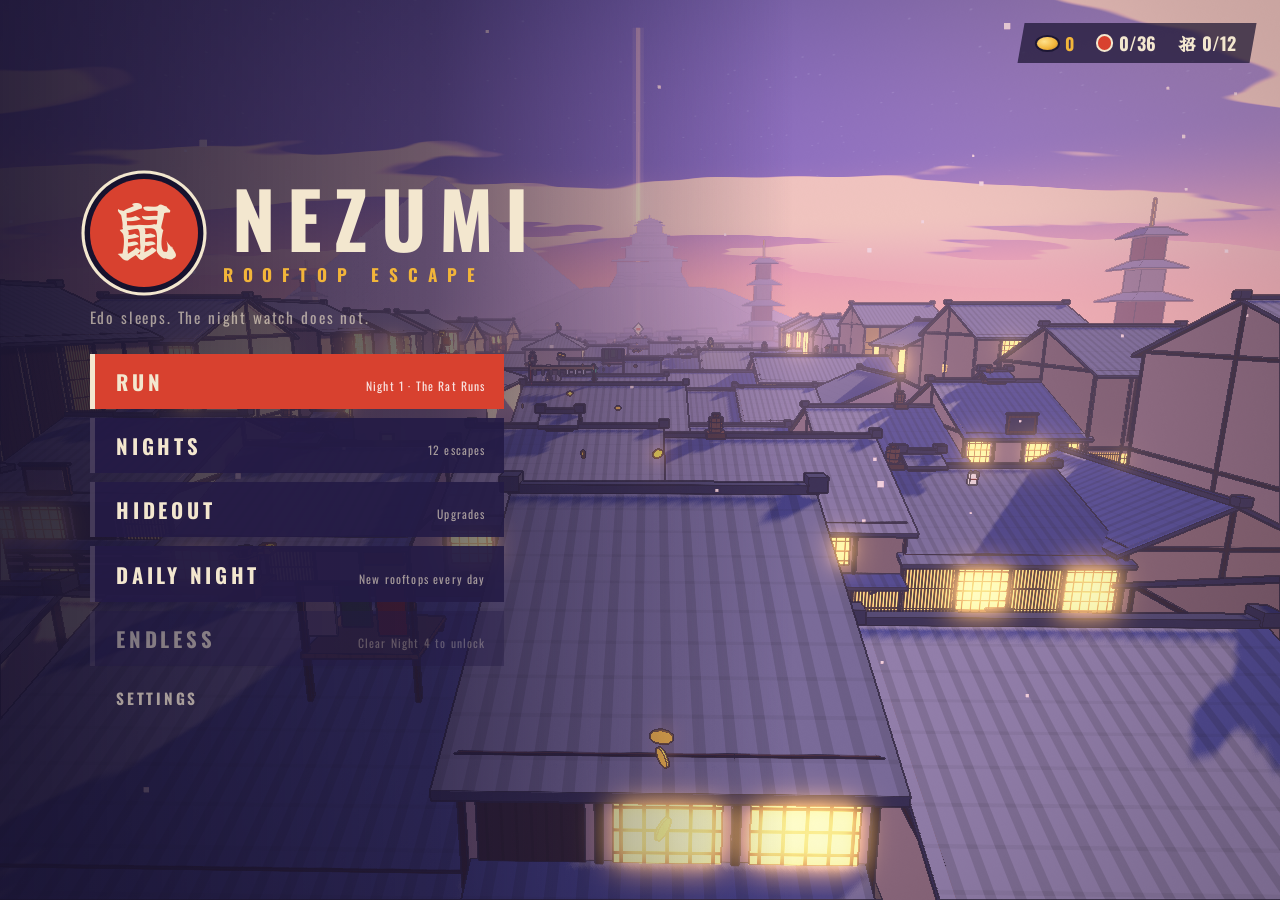
<file: index.html>
<!doctype html>
<html lang="en">
<head>
<meta charset="utf-8">
<meta name="viewport" content="width=device-width, initial-scale=1, maximum-scale=1, user-scalable=no, viewport-fit=cover">
<title>NEZUMI — Rooftop Escape</title>
<meta name="description" content="First-person rooftop heists in old Edo: steal, assassinate or pickpocket, then outrun the Hound with flips, takedowns and combos.">
<link rel="stylesheet" href="css/style.css">
<script src="https://sdk.crazygames.com/crazygames-sdk-v3.js"></script>
<script type="importmap">{ "imports": { "three": "./vendor/three.min.js" } }</script>
</head>
<body>
<canvas id="game"></canvas>

<!-- kite frame shown during the escape glide -->
<div id="kite" class="hidden"><i class="l"></i><i class="r"></i><i class="c"></i></div>

<div id="hud" class="hidden">
  <div class="tl">
    <div class="crest"><span class="jp">鼠</span></div>
    <div class="bars">
      <div class="bar hp"><i id="hp-fill"></i></div>
      <div class="bar flow"><i id="flow-fill"></i></div>
      <div class="sub"><span id="flow-label">FLOW</span><span class="koban"><b class="coin"></b><span id="koban-n">0</span></span></div>
    </div>
  </div>
  <div class="tc">
    <svg id="eye" viewBox="0 0 120 60" aria-hidden="true">
      <path class="lid" d="M4 30 Q60 -14 116 30 Q60 74 4 30 Z"/>
      <g id="eye-open"><ellipse class="white" cx="60" cy="30" rx="40" ry="17"/><circle class="iris" cx="60" cy="30" r="13"/><circle class="pupil" cx="60" cy="30" r="5"/></g>
      <rect id="eye-shut" x="20" y="27" width="80" height="6" rx="3"/>
    </svg>
    <div id="eye-meter"><i id="eye-fill"></i></div>
    <div id="eye-label">UNSEEN</div>
    <div id="hound" class="hidden"><span class="hl"><b class="jp">追手</b> THE HOUND</span><div class="track"><i id="hound-fill"></i></div><span id="hound-d">24 m</span></div>
  </div>
  <div class="tr">
    <div id="obj-title">Night 1</div>
    <div id="obj-text">Reach the kite</div>
    <div class="row"><span id="timer">0:00.0</span><span id="dist">0 m</span></div>
    <div id="contracts"></div>
  </div>
  <div class="br">
    <div class="tool" id="tool-hook"><span class="key">E</span><span class="ico hook"></span><span class="n">鉤</span></div>
    <div class="tool" id="tool-smoke"><span class="key">Q</span><span class="ico smoke"></span><span class="n" id="smoke-n">1</span></div>
    <div class="tool" id="tool-star"><span class="key lmb">LMB</span><span class="ico star"></span><span class="n" id="star-n">4</span></div>
  </div>
  <div id="lockhint" class="hidden">CLICK TO TAKE CONTROL</div>
  <div id="cross"><i></i></div>
  <div id="threat"><i id="threat-arc"></i></div>
  <div id="marker"><b></b><span id="marker-d"></span></div>
  <div id="ring" class="hidden"></div>
  <div id="arrow-warn" class="hidden"><i></i></div>
  <div id="pops"></div>
  <div id="combo" class="hidden">
    <div class="top"><span id="combo-n">0</span><span class="x">TRICKS</span><span id="combo-m">×1.0</span></div>
    <div id="combo-pts">0</div>
    <div class="bar"><i id="combo-bar"></i></div>
    <div id="combo-list"></div>
  </div>
  <div id="tier" class="hidden"><span class="jp"></span><span class="en"></span></div>
  <div id="prompt" class="hidden"></div>
  <div id="slash" class="hidden"><i></i><span class="jp">斬</span></div>
  <div id="banner" class="hidden"><span class="jp"></span><span class="en"></span></div>
  <div id="hint" class="hidden"></div>
  <div id="subs" class="hidden"><div class="jp"></div><div class="en"></div></div>
  <div id="intro" class="hidden"><div class="jp"></div><div class="t"></div><div class="d"></div><div class="x"></div><div class="c"></div></div>
</div>

<div id="touch">
  <div id="touch-zone"></div>
  <div id="stick"><i id="knob"></i></div>
  <button data-btn="pause" class="tb pause">II</button>
  <button data-btn="jump" class="tb jump">LEAP</button>
  <button data-btn="crouch" class="tb crouch">SNEAK</button>
  <button data-btn="throw" class="tb throw">STAR</button>
  <button data-btn="smoke" class="tb smoke">SMOKE</button>
  <button data-btn="hook" class="tb hook">HOOK</button>
</div>

<div id="fade"></div>

<!-- screens -->
<section id="s-loading" class="screen show">
  <div class="load">
    <div class="moon"><span class="jp">鼠</span></div>
    <h1>NEZUMI</h1>
    <p id="load-text">Lighting the lanterns…</p>
    <div class="loadbar"><i id="load-fill"></i></div>
  </div>
</section>

<section id="s-menu" class="screen">
  <div class="title">
    <div class="logo"><div class="moon"><span class="jp">鼠</span></div><div><h1>NEZUMI</h1><h2>ROOFTOP ESCAPE</h2></div></div>
    <p class="tag">Edo sleeps. The night watch does not.</p>
    <nav>
      <button class="btn primary" id="b-play"><span>RUN</span><small id="b-play-sub">Night 1</small></button>
      <button class="btn" id="b-nights"><span>NIGHTS</span><small>12 escapes</small></button>
      <button class="btn" id="b-shop"><span>HIDEOUT</span><small>Upgrades</small></button>
      <button class="btn" id="b-daily"><span>DAILY NIGHT</span><small id="b-daily-sub">New rooftops every day</small></button>
      <button class="btn" id="b-endless"><span>ENDLESS</span><small id="b-endless-sub">Clear Night 4 to unlock</small></button>
      <button class="btn ghost" id="b-settings"><span>SETTINGS</span></button>
    </nav>
  </div>
  <div class="wallet"><span class="koban"><b class="coin"></b><span id="m-koban">0</span></span><span class="seal-n"><b class="seal on"></b><span id="m-seals">0</span></span><span class="cat-n">招 <span id="m-cats">0</span></span></div>
</section>

<section id="s-nights" class="screen panel-screen">
  <div class="panel wide">
    <header><h3>NIGHTS</h3><button class="x" data-back>BACK</button></header>
    <div id="nights-grid"></div>
  </div>
</section>

<section id="s-shop" class="screen panel-screen">
  <div class="panel wide">
    <header><h3>HIDEOUT</h3><span class="koban big"><b class="coin"></b><span id="shop-koban">0</span></span><button class="x" data-back>BACK</button></header>
    <div id="shop-grid"></div>
    <h4>WRIST WRAPS <small>earned with seals</small></h4>
    <div id="wraps"></div>
  </div>
</section>

<section id="s-settings" class="screen panel-screen">
  <div class="panel">
    <header><h3>SETTINGS</h3><button class="x" data-back>BACK</button></header>
    <label>Look sensitivity <input type="range" id="set-sens" min="0.3" max="2.5" step="0.05"></label>
    <label>Sound <input type="range" id="set-sfx" min="0" max="1" step="0.05"></label>
    <label>Music <input type="range" id="set-music" min="0" max="1" step="0.05"></label>
    <label>Field of view <input type="range" id="set-fov" min="65" max="100" step="1"></label>
    <label>Graphics <select id="set-quality"><option value="-1">Auto</option><option value="0">Low</option><option value="1">Medium</option><option value="2">High</option></select></label>
    <label class="check"><input type="checkbox" id="set-invert"> Invert look Y</label>
    <div class="keys">
      <div><kbd>W A S D</kbd> run</div><div><kbd>MOUSE</kbd> look</div><div><kbd>SPACE</kbd> leap · climb · wall kick</div>
      <div><kbd>SHIFT</kbd> sneak · slide · roll</div><div><kbd>LMB</kbd> / <kbd>F</kbd> shuriken</div><div><kbd>Q</kbd> smoke bomb</div>
      <div><kbd>E</kbd> / <kbd>RMB</kbd> grappling hook</div><div><kbd>R</kbd> back to checkpoint</div><div><kbd>ESC</kbd> pause</div>
    </div>
  </div>
</section>

<section id="s-pause" class="screen panel-screen">
  <div class="panel narrow">
    <header><h3>PAUSED</h3></header>
    <div id="p-contracts"></div>
    <button class="btn primary" id="p-resume"><span>RESUME</span></button>
    <button class="btn" id="p-checkpoint"><span>BACK TO CHECKPOINT</span></button>
    <button class="btn" id="p-restart"><span>RESTART NIGHT</span></button>
    <button class="btn" id="p-settings"><span>SETTINGS</span></button>
    <button class="btn ghost" id="p-quit"><span>QUIT TO MENU</span></button>
    <p id="p-diag" class="diag hidden"></p>
  </div>
</section>

<section id="s-failed" class="screen panel-screen dark">
  <div class="panel narrow center">
    <div class="stamp red"><span class="jp">御用</span></div>
    <h3 class="big">CAPTURED</h3>
    <p id="fail-text">The night watch has you.</p>
    <button class="btn primary" id="f-checkpoint"><span>BACK TO CHECKPOINT</span></button>
    <button class="btn gold" id="f-revive"><span>SLIP THE ROPES</span><small>Watch ad · carry on</small></button>
    <button class="btn" id="f-restart"><span>RESTART NIGHT</span></button>
    <button class="btn ghost" id="f-quit"><span>QUIT TO MENU</span></button>
  </div>
</section>

<section id="s-results" class="screen panel-screen">
  <div class="panel results">
    <div class="res-head">
      <div><div class="jp" id="r-jp">鼠走る</div><h3 id="r-title">ESCAPED</h3><p id="r-sub">Night 1 · The Rat Runs</p></div>
      <div class="rank" id="r-rank">S</div>
    </div>
    <div class="res-body">
      <div class="lines">
        <div><span>Time</span><b id="r-time">0:00</b><i id="r-par"></i></div>
        <div><span>Koban</span><b id="r-koban">0</b><i id="r-koban-x"></i></div>
        <div><span>Style</span><b id="r-style">0</b><i id="r-flow"></i></div>
        <div><span>Alarms raised</span><b id="r-alerts">0</b><i id="r-caught"></i></div>
        <div class="total"><span>Score</span><b id="r-score">0</b><i id="r-best"></i></div>
      </div>
      <div class="seals">
        <div class="sealbox" id="seal-0"><b class="seal"></b><span>ESCAPED</span><small>Reach the kite</small></div>
        <div class="sealbox" id="seal-1"><b class="seal"></b><span>GHOST</span><small>No alarm before the job</small></div>
        <div class="sealbox" id="seal-2"><b class="seal"></b><span>CONTRACTS</span><small id="seal-par">Both bonus contracts</small></div>
        <div class="sealbox cat" id="seal-cat"><b class="jp">招</b><span>LUCKY CAT</span><small>Hidden on every night</small></div>
      </div>
    </div>
    <div class="earn"><span>EARNED</span><span class="koban big"><b class="coin"></b><span id="r-earn">0</span></span><button class="btn gold small" id="r-double"><span>DOUBLE IT</span><small>Watch an ad</small></button></div>
    <div class="res-btns">
      <button class="btn primary" id="r-next"><span>NEXT NIGHT</span></button>
      <button class="btn" id="r-retry"><span>RUN IT AGAIN</span></button>
      <button class="btn" id="r-shop"><span>HIDEOUT</span></button>
      <button class="btn ghost" id="r-menu"><span>MENU</span></button>
    </div>
  </div>
</section>

<div id="toast" class="hidden"></div>
<div id="rotate">Rotate your device to landscape</div>
<script type="module" src="js/main.js"></script>
</body>
</html>
</file>
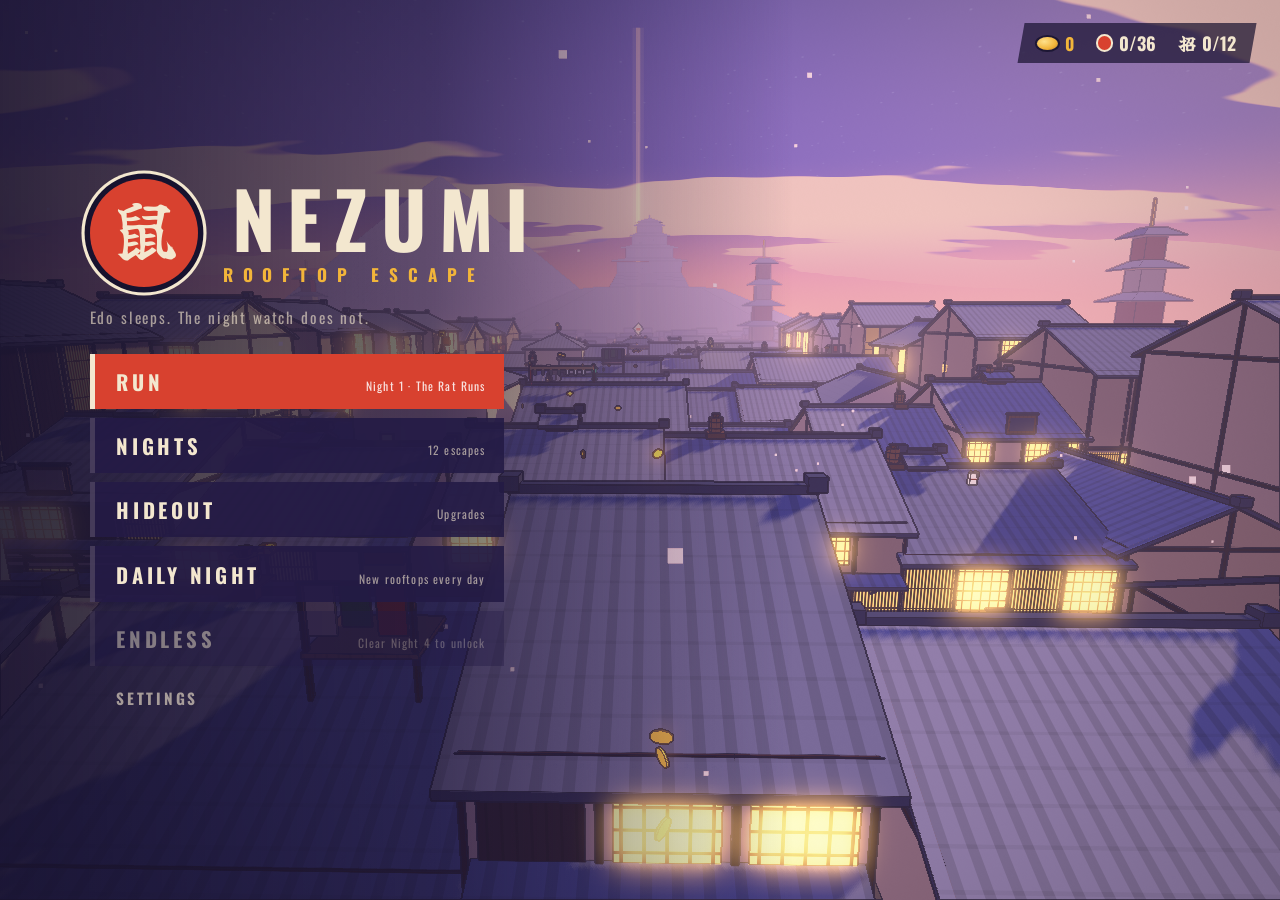
<file: crazygames/index.html>
<!doctype html>
<html lang="en">
<head>
<meta charset="utf-8">
<meta name="viewport" content="width=device-width, initial-scale=1, maximum-scale=1, user-scalable=no, viewport-fit=cover">
<title>NEZUMI — Rooftop Escape</title>
<meta name="description" content="First-person rooftop heists in old Edo: steal, assassinate or pickpocket, then outrun the Hound with flips, takedowns and combos.">
<link rel="stylesheet" href="style.css">
<script src="https://sdk.crazygames.com/crazygames-sdk-v3.js"></script>
</head>
<body>
<canvas id="game"></canvas>

<!-- kite frame shown during the escape glide -->
<div id="kite" class="hidden"><i class="l"></i><i class="r"></i><i class="c"></i></div>

<div id="hud" class="hidden">
  <div class="tl">
    <div class="crest"><span class="jp">鼠</span></div>
    <div class="bars">
      <div class="bar hp"><i id="hp-fill"></i></div>
      <div class="bar flow"><i id="flow-fill"></i></div>
      <div class="sub"><span id="flow-label">FLOW</span><span class="koban"><b class="coin"></b><span id="koban-n">0</span></span></div>
    </div>
  </div>
  <div class="tc">
    <svg id="eye" viewBox="0 0 120 60" aria-hidden="true">
      <path class="lid" d="M4 30 Q60 -14 116 30 Q60 74 4 30 Z"/>
      <g id="eye-open"><ellipse class="white" cx="60" cy="30" rx="40" ry="17"/><circle class="iris" cx="60" cy="30" r="13"/><circle class="pupil" cx="60" cy="30" r="5"/></g>
      <rect id="eye-shut" x="20" y="27" width="80" height="6" rx="3"/>
    </svg>
    <div id="eye-meter"><i id="eye-fill"></i></div>
    <div id="eye-label">UNSEEN</div>
    <div id="hound" class="hidden"><span class="hl"><b class="jp">追手</b> THE HOUND</span><div class="track"><i id="hound-fill"></i></div><span id="hound-d">24 m</span></div>
  </div>
  <div class="tr">
    <div id="obj-title">Night 1</div>
    <div id="obj-text">Reach the kite</div>
    <div class="row"><span id="timer">0:00.0</span><span id="dist">0 m</span></div>
    <div id="contracts"></div>
  </div>
  <div class="br">
    <div class="tool" id="tool-hook"><span class="key">E</span><span class="ico hook"></span><span class="n">鉤</span></div>
    <div class="tool" id="tool-smoke"><span class="key">Q</span><span class="ico smoke"></span><span class="n" id="smoke-n">1</span></div>
    <div class="tool" id="tool-star"><span class="key lmb">LMB</span><span class="ico star"></span><span class="n" id="star-n">4</span></div>
  </div>
  <div id="lockhint" class="hidden">CLICK TO TAKE CONTROL</div>
  <div id="cross"><i></i></div>
  <div id="threat"><i id="threat-arc"></i></div>
  <div id="marker"><b></b><span id="marker-d"></span></div>
  <div id="ring" class="hidden"></div>
  <div id="arrow-warn" class="hidden"><i></i></div>
  <div id="pops"></div>
  <div id="combo" class="hidden">
    <div class="top"><span id="combo-n">0</span><span class="x">TRICKS</span><span id="combo-m">×1.0</span></div>
    <div id="combo-pts">0</div>
    <div class="bar"><i id="combo-bar"></i></div>
    <div id="combo-list"></div>
  </div>
  <div id="tier" class="hidden"><span class="jp"></span><span class="en"></span></div>
  <div id="prompt" class="hidden"></div>
  <div id="slash" class="hidden"><i></i><span class="jp">斬</span></div>
  <div id="banner" class="hidden"><span class="jp"></span><span class="en"></span></div>
  <div id="hint" class="hidden"></div>
  <div id="subs" class="hidden"><div class="jp"></div><div class="en"></div></div>
  <div id="intro" class="hidden"><div class="jp"></div><div class="t"></div><div class="d"></div><div class="x"></div><div class="c"></div></div>
</div>

<div id="touch">
  <div id="touch-zone"></div>
  <div id="stick"><i id="knob"></i></div>
  <button data-btn="pause" class="tb pause">II</button>
  <button data-btn="jump" class="tb jump">LEAP</button>
  <button data-btn="crouch" class="tb crouch">SNEAK</button>
  <button data-btn="throw" class="tb throw">STAR</button>
  <button data-btn="smoke" class="tb smoke">SMOKE</button>
  <button data-btn="hook" class="tb hook">HOOK</button>
</div>

<div id="fade"></div>

<!-- screens -->
<section id="s-loading" class="screen show">
  <div class="load">
    <div class="moon"><span class="jp">鼠</span></div>
    <h1>NEZUMI</h1>
    <p id="load-text">Lighting the lanterns…</p>
    <div class="loadbar"><i id="load-fill"></i></div>
  </div>
</section>

<section id="s-menu" class="screen">
  <div class="title">
    <div class="logo"><div class="moon"><span class="jp">鼠</span></div><div><h1>NEZUMI</h1><h2>ROOFTOP ESCAPE</h2></div></div>
    <p class="tag">Edo sleeps. The night watch does not.</p>
    <nav>
      <button class="btn primary" id="b-play"><span>RUN</span><small id="b-play-sub">Night 1</small></button>
      <button class="btn" id="b-nights"><span>NIGHTS</span><small>12 escapes</small></button>
      <button class="btn" id="b-shop"><span>HIDEOUT</span><small>Upgrades</small></button>
      <button class="btn" id="b-daily"><span>DAILY NIGHT</span><small id="b-daily-sub">New rooftops every day</small></button>
      <button class="btn" id="b-endless"><span>ENDLESS</span><small id="b-endless-sub">Clear Night 4 to unlock</small></button>
      <button class="btn ghost" id="b-settings"><span>SETTINGS</span></button>
    </nav>
  </div>
  <div class="wallet"><span class="koban"><b class="coin"></b><span id="m-koban">0</span></span><span class="seal-n"><b class="seal on"></b><span id="m-seals">0</span></span><span class="cat-n">招 <span id="m-cats">0</span></span></div>
</section>

<section id="s-nights" class="screen panel-screen">
  <div class="panel wide">
    <header><h3>NIGHTS</h3><button class="x" data-back>BACK</button></header>
    <div id="nights-grid"></div>
  </div>
</section>

<section id="s-shop" class="screen panel-screen">
  <div class="panel wide">
    <header><h3>HIDEOUT</h3><span class="koban big"><b class="coin"></b><span id="shop-koban">0</span></span><button class="x" data-back>BACK</button></header>
    <div id="shop-grid"></div>
    <h4>WRIST WRAPS <small>earned with seals</small></h4>
    <div id="wraps"></div>
  </div>
</section>

<section id="s-settings" class="screen panel-screen">
  <div class="panel">
    <header><h3>SETTINGS</h3><button class="x" data-back>BACK</button></header>
    <label>Look sensitivity <input type="range" id="set-sens" min="0.3" max="2.5" step="0.05"></label>
    <label>Sound <input type="range" id="set-sfx" min="0" max="1" step="0.05"></label>
    <label>Music <input type="range" id="set-music" min="0" max="1" step="0.05"></label>
    <label>Field of view <input type="range" id="set-fov" min="65" max="100" step="1"></label>
    <label>Graphics <select id="set-quality"><option value="-1">Auto</option><option value="0">Low</option><option value="1">Medium</option><option value="2">High</option></select></label>
    <label class="check"><input type="checkbox" id="set-invert"> Invert look Y</label>
    <div class="keys">
      <div><kbd>W A S D</kbd> run</div><div><kbd>MOUSE</kbd> look</div><div><kbd>SPACE</kbd> leap · climb · wall kick</div>
      <div><kbd>SHIFT</kbd> sneak · slide · roll</div><div><kbd>LMB</kbd> / <kbd>F</kbd> shuriken</div><div><kbd>Q</kbd> smoke bomb</div>
      <div><kbd>E</kbd> / <kbd>RMB</kbd> grappling hook</div><div><kbd>R</kbd> back to checkpoint</div><div><kbd>ESC</kbd> pause</div>
    </div>
  </div>
</section>

<section id="s-pause" class="screen panel-screen">
  <div class="panel narrow">
    <header><h3>PAUSED</h3></header>
    <div id="p-contracts"></div>
    <button class="btn primary" id="p-resume"><span>RESUME</span></button>
    <button class="btn" id="p-checkpoint"><span>BACK TO CHECKPOINT</span></button>
    <button class="btn" id="p-restart"><span>RESTART NIGHT</span></button>
    <button class="btn" id="p-settings"><span>SETTINGS</span></button>
    <button class="btn ghost" id="p-quit"><span>QUIT TO MENU</span></button>
    <p id="p-diag" class="diag hidden"></p>
  </div>
</section>

<section id="s-failed" class="screen panel-screen dark">
  <div class="panel narrow center">
    <div class="stamp red"><span class="jp">御用</span></div>
    <h3 class="big">CAPTURED</h3>
    <p id="fail-text">The night watch has you.</p>
    <button class="btn primary" id="f-checkpoint"><span>BACK TO CHECKPOINT</span></button>
    <button class="btn gold" id="f-revive"><span>SLIP THE ROPES</span><small>Watch ad · carry on</small></button>
    <button class="btn" id="f-restart"><span>RESTART NIGHT</span></button>
    <button class="btn ghost" id="f-quit"><span>QUIT TO MENU</span></button>
  </div>
</section>

<section id="s-results" class="screen panel-screen">
  <div class="panel results">
    <div class="res-head">
      <div><div class="jp" id="r-jp">鼠走る</div><h3 id="r-title">ESCAPED</h3><p id="r-sub">Night 1 · The Rat Runs</p></div>
      <div class="rank" id="r-rank">S</div>
    </div>
    <div class="res-body">
      <div class="lines">
        <div><span>Time</span><b id="r-time">0:00</b><i id="r-par"></i></div>
        <div><span>Koban</span><b id="r-koban">0</b><i id="r-koban-x"></i></div>
        <div><span>Style</span><b id="r-style">0</b><i id="r-flow"></i></div>
        <div><span>Alarms raised</span><b id="r-alerts">0</b><i id="r-caught"></i></div>
        <div class="total"><span>Score</span><b id="r-score">0</b><i id="r-best"></i></div>
      </div>
      <div class="seals">
        <div class="sealbox" id="seal-0"><b class="seal"></b><span>ESCAPED</span><small>Reach the kite</small></div>
        <div class="sealbox" id="seal-1"><b class="seal"></b><span>GHOST</span><small>No alarm before the job</small></div>
        <div class="sealbox" id="seal-2"><b class="seal"></b><span>CONTRACTS</span><small id="seal-par">Both bonus contracts</small></div>
        <div class="sealbox cat" id="seal-cat"><b class="jp">招</b><span>LUCKY CAT</span><small>Hidden on every night</small></div>
      </div>
    </div>
    <div class="earn"><span>EARNED</span><span class="koban big"><b class="coin"></b><span id="r-earn">0</span></span><button class="btn gold small" id="r-double"><span>DOUBLE IT</span><small>Watch an ad</small></button></div>
    <div class="res-btns">
      <button class="btn primary" id="r-next"><span>NEXT NIGHT</span></button>
      <button class="btn" id="r-retry"><span>RUN IT AGAIN</span></button>
      <button class="btn" id="r-shop"><span>HIDEOUT</span></button>
      <button class="btn ghost" id="r-menu"><span>MENU</span></button>
    </div>
  </div>
</section>

<div id="toast" class="hidden"></div>
<div id="rotate">Rotate your device to landscape</div>
<script src="game.js" defer></script>
</body>
</html>
</file>
<file: css/style.css>
@font-face { font-family: 'Oswald'; src: url('../fonts/oswald-400.woff2') format('woff2'); font-weight: 400; font-display: swap; }
@font-face { font-family: 'Oswald'; src: url('../fonts/oswald-700.woff2') format('woff2'); font-weight: 700; font-display: swap; }
@font-face { font-family: 'Brush'; src: url('../fonts/brush-subset.woff2') format('woff2'); font-display: swap; }

:root {
  color-scheme: dark;
  /* UI unit: 1% of screen height, but never so small that text becomes unreadable */
  --u: max(1vh, 6.6px);
  --ink: #17122e; --ink2: #241b45; --line: rgba(243, 231, 207, .16);
  --paper: #f3e7cf; --dim: rgba(243, 231, 207, .62);
  --red: #d8412f; --gold: #f2b53a; --jade: #86e6c8;
  --display: 'Oswald', 'Arial Narrow', 'Helvetica Neue', Arial, sans-serif;
  --brush: 'Brush', 'Yu Mincho', 'Hiragino Mincho ProN', 'Noto Serif JP', 'MS Mincho', serif;
}
* { box-sizing: border-box; margin: 0; padding: 0; -webkit-tap-highlight-color: transparent; }
html, body { width: 100%; height: 100%; overflow: hidden; background: #0d0a1c; color: var(--paper); font-family: var(--display); user-select: none; -webkit-user-select: none; touch-action: none; }
canvas#game { position: fixed; inset: 0; width: 100%; height: 100%; display: block; outline: none; }
.hidden { display: none !important; }
.jp { font-family: var(--brush); font-weight: 400; }
button { font: inherit; color: inherit; cursor: pointer; border: 0; background: none; }

/* ------------------------------------------------------------------ HUD */
#hud { position: fixed; inset: 0; pointer-events: none; font-size: clamp(11px, calc(1.5 * var(--u)), 16px); text-shadow: 0 1px 0 rgba(23, 18, 46, .7); }
#hud .tl { position: absolute; left: calc(2.2 * var(--u)); top: calc(2.2 * var(--u)); display: flex; gap: calc(1.2 * var(--u)); align-items: center; }
.crest { width: calc(6.4 * var(--u)); height: calc(6.4 * var(--u)); border-radius: 50%; background: var(--red); display: grid; place-items: center; box-shadow: 0 0 0 calc(.35 * var(--u)) var(--ink), 0 0 0 calc(.55 * var(--u)) var(--paper); }
.crest .jp { font-size: calc(3.9 * var(--u)); line-height: 1; color: var(--paper); text-shadow: none; transform: translateY(calc(-.15 * var(--u))); }
.bars { width: calc(24 * var(--u)); }
.bar { height: calc(1.25 * var(--u)); background: rgba(23, 18, 46, .78); border: calc(.22 * var(--u)) solid var(--ink); transform: skewX(-18deg); overflow: hidden; }
.bar i { display: block; height: 100%; width: 100%; transform-origin: left; transition: transform .18s ease-out; }
.bar.hp i { background: linear-gradient(90deg, #ef5a3c, var(--red)); }
.bar.flow { height: calc(.8 * var(--u)); margin-top: calc(.45 * var(--u)); width: 78%; }
.bar.flow i { background: linear-gradient(90deg, #8fd8ff, var(--jade)); transition: transform .1s linear; }
.bars .sub { display: flex; justify-content: space-between; align-items: center; margin-top: calc(.5 * var(--u)); letter-spacing: .22em; font-size: calc(1.25 * var(--u)); color: var(--dim); width: 92%; }
#flow-label.hot { color: var(--jade); }
.koban { display: inline-flex; align-items: center; gap: calc(.6 * var(--u)); color: var(--gold); font-weight: 700; letter-spacing: .06em; font-size: calc(1.9 * var(--u)); }
.koban.big { font-size: calc(2.8 * var(--u)); }
.coin { display: inline-block; width: 1.25em; height: .8em; border-radius: 50%; background: radial-gradient(ellipse at 35% 35%, #ffe08a, var(--gold) 60%, #b97a1a); box-shadow: 0 0 0 .12em rgba(23, 18, 46, .8); }

#hud .tc { position: absolute; left: 50%; top: calc(1.8 * var(--u)); transform: translateX(-50%); text-align: center; width: calc(18 * var(--u)); }
#eye { width: calc(8.6 * var(--u)); height: calc(4.3 * var(--u)); overflow: visible; filter: drop-shadow(0 calc(.3 * var(--u)) 0 rgba(23, 18, 46, .55)); }
#eye .lid { fill: var(--ink); stroke: var(--paper); stroke-width: 3; }
#eye .white { fill: var(--paper); }
#eye .iris { fill: var(--gold); transition: fill .2s; }
#eye .pupil { fill: var(--ink); }
#eye-open { transform-origin: 60px 30px; transition: transform .12s ease-out; }
#eye-shut { fill: var(--paper); }
#eye-meter { height: calc(.5 * var(--u)); width: calc(9 * var(--u)); margin: calc(.7 * var(--u)) auto calc(.5 * var(--u)); background: rgba(23, 18, 46, .7); overflow: hidden; }
#eye-meter i { display: block; height: 100%; width: 100%; background: var(--gold); transform: scaleX(0); transform-origin: center; }
#eye-label { letter-spacing: .34em; font-size: calc(1.3 * var(--u)); font-weight: 700; color: var(--paper); padding-left: .34em; }
#hud.s-sus #eye-label, #hud.s-search #eye-label { color: var(--gold); }
#hud.s-alert #eye-label { color: #ff6a52; }
#hud.s-alert #eye .iris, #hud.s-alert #eye-meter i { fill: var(--red); background: var(--red); }
#hud.s-alert #eye { animation: pulse .5s infinite alternate; }
#hud.s-hidden #eye-label { color: #a9b6ff; }
@keyframes pulse { to { transform: scale(1.14); } }

#hud .tr { position: absolute; right: calc(2.4 * var(--u)); top: calc(2.2 * var(--u)); text-align: right; max-width: calc(40 * var(--u)); }
#obj-title { font-size: calc(1.25 * var(--u)); letter-spacing: .3em; color: var(--gold); font-weight: 700; }
#obj-text { font-size: calc(2 * var(--u)); font-weight: 700; letter-spacing: .04em; margin: calc(.2 * var(--u)) 0 calc(.4 * var(--u)); }
#hud .tr .row { display: flex; gap: calc(1.6 * var(--u)); justify-content: flex-end; font-size: calc(1.6 * var(--u)); color: var(--dim); font-variant-numeric: tabular-nums; letter-spacing: .08em; }
#timer { color: var(--paper); }

#hud .br { position: absolute; right: calc(2.4 * var(--u)); bottom: calc(2.4 * var(--u)); display: flex; gap: calc(1 * var(--u)); align-items: flex-end; }
.tool { position: relative; width: calc(7.4 * var(--u)); height: calc(5.2 * var(--u)); background: rgba(23, 18, 46, .78); border: calc(.22 * var(--u)) solid var(--ink); transform: skewX(-10deg); display: flex; align-items: center; justify-content: center; gap: calc(.7 * var(--u)); }
.tool > * { transform: skewX(10deg); }
.tool .key { position: absolute; left: calc(.5 * var(--u)); top: calc(-1.5 * var(--u)); font-size: calc(1.1 * var(--u)); font-weight: 700; letter-spacing: .1em; background: var(--paper); color: var(--ink); padding: calc(.1 * var(--u)) calc(.6 * var(--u)); text-shadow: none; }
.tool .n { font-size: calc(2.2 * var(--u)); font-weight: 700; font-variant-numeric: tabular-nums; }
.tool.empty { opacity: .42; }
.tool.flash { animation: flash .25s; }
@keyframes flash { 0% { background: var(--paper); } }
.ico { width: calc(2.3 * var(--u)); height: calc(2.3 * var(--u)); display: inline-block; }
.ico.star { background: var(--paper); clip-path: polygon(50% 0, 62% 38%, 100% 50%, 62% 62%, 50% 100%, 38% 62%, 0 50%, 38% 38%); }
.ico.smoke { border-radius: 50%; background: radial-gradient(circle at 35% 35%, #8f88aa, #4a4660); box-shadow: inset 0 calc(-.5 * var(--u)) 0 rgba(0, 0, 0, .25); }
.ico.hook { border: calc(.35 * var(--u)) solid var(--gold); border-radius: 50%; border-top-color: transparent; transform: skewX(10deg) rotate(35deg); }
#tool-hook .n { font-family: var(--brush); color: var(--gold); }
body.touch .tool .key { display: none; }

#lockhint { position: absolute; left: 50%; top: 58%; transform: translateX(-50%); background: var(--paper); color: var(--ink); text-shadow: none; font-weight: 700; letter-spacing: .3em; font-size: calc(1.6 * var(--u)); padding: calc(.8 * var(--u)) calc(2 * var(--u)); animation: pulse .7s infinite alternate; }
#cross { position: absolute; left: 50%; top: 50%; width: 0; height: 0; }
#cross i { position: absolute; left: calc(-.3 * var(--u)); top: calc(-.3 * var(--u)); width: calc(.6 * var(--u)); height: calc(.6 * var(--u)); border-radius: 50%; background: var(--paper); box-shadow: 0 0 0 calc(.18 * var(--u)) rgba(23, 18, 46, .7); }
#threat { position: absolute; left: 50%; top: 50%; width: 0; height: 0; opacity: 0; }
#threat-arc { position: absolute; left: calc(-9 * var(--u)); top: calc(-9 * var(--u)); width: calc(18 * var(--u)); height: calc(18 * var(--u)); border-radius: 50%; border: calc(.9 * var(--u)) solid transparent; border-top-color: var(--gold); filter: drop-shadow(0 0 calc(.4 * var(--u)) rgba(23, 18, 46, .8)); clip-path: polygon(30% 0, 70% 0, 50% 50%); }
#hud.s-alert #threat-arc { border-top-color: var(--red); }
#marker { position: absolute; left: 0; top: 0; text-align: center; transform: translate(-50%, -50%); will-change: transform; }
#marker b { display: block; width: calc(1.5 * var(--u)); height: calc(1.5 * var(--u)); margin: 0 auto calc(.4 * var(--u)); background: var(--gold); transform: rotate(45deg); box-shadow: 0 0 0 calc(.25 * var(--u)) var(--ink), 0 0 calc(1.4 * var(--u)) var(--gold); }
#marker span { font-size: calc(1.3 * var(--u)); font-weight: 700; letter-spacing: .12em; color: var(--gold); }
#ring { position: absolute; left: 0; top: 0; width: calc(4.6 * var(--u)); height: calc(4.6 * var(--u)); margin: calc(-2.3 * var(--u)) 0 0 calc(-2.3 * var(--u)); border: calc(.35 * var(--u)) solid var(--gold); border-radius: 50%; box-shadow: 0 0 calc(1 * var(--u)) var(--gold); animation: spin 1.6s linear infinite; border-left-color: transparent; border-right-color: transparent; }
@keyframes spin { to { rotate: 360deg; } }
#arrow-warn { position: absolute; left: 50%; top: 50%; width: 0; height: 0; }
#arrow-warn i { position: absolute; left: calc(-1.1 * var(--u)); top: calc(-15 * var(--u)); border: calc(1.1 * var(--u)) solid transparent; border-bottom: calc(2.2 * var(--u)) solid var(--red); animation: blink .12s 6 alternate; }
@keyframes blink { to { opacity: .2; } }

#pops { position: absolute; right: calc(2.4 * var(--u)); top: 34%; display: flex; flex-direction: column; align-items: flex-end; gap: calc(.4 * var(--u)); }
.pop { font-size: calc(1.7 * var(--u)); font-weight: 700; letter-spacing: .14em; text-transform: uppercase; background: rgba(23, 18, 46, .72); padding: calc(.3 * var(--u)) calc(1.1 * var(--u)) calc(.3 * var(--u)) calc(1.6 * var(--u)); transform: skewX(-10deg); border-right: calc(.5 * var(--u)) solid var(--jade); animation: pop 1.5s forwards; white-space: nowrap; }
.pop b { color: var(--jade); margin-left: calc(.9 * var(--u)); }
.pop.gold { border-color: var(--gold); } .pop.gold b { color: var(--gold); }
@keyframes pop { 0% { opacity: 0; translate: calc(3 * var(--u)) 0; } 12% { opacity: 1; translate: 0 0; } 75% { opacity: 1; } 100% { opacity: 0; translate: 0 calc(-1 * var(--u)); } }

#banner { position: absolute; left: 50%; top: 17%; transform: translateX(-50%) rotate(-3deg); background: var(--ink); padding: calc(.6 * var(--u)) calc(3 * var(--u)) calc(.8 * var(--u)); display: flex; align-items: baseline; gap: calc(1.6 * var(--u)); box-shadow: calc(.5 * var(--u)) calc(.5 * var(--u)) 0 rgba(0, 0, 0, .35); animation: stamp 2.2s forwards; white-space: nowrap; }
#banner .jp { font-size: calc(4.4 * var(--u)); color: var(--paper); text-shadow: none; }
#banner .en { font-size: calc(1.7 * var(--u)); letter-spacing: .4em; font-weight: 700; color: var(--paper); }
#banner.red { background: var(--red); } #banner.gold { background: var(--gold); } #banner.gold .jp, #banner.gold .en { color: var(--ink); text-shadow: none; }
#banner.jade { background: #2b6f66; }
@keyframes stamp { 0% { opacity: 0; scale: 1.7; } 9% { opacity: 1; scale: 1; } 80% { opacity: 1; } 100% { opacity: 0; scale: .96; } }

#hint { position: absolute; left: 50%; bottom: 20%; transform: translateX(-50%); background: rgba(23, 18, 46, .8); border-left: calc(.5 * var(--u)) solid var(--gold); padding: calc(.9 * var(--u)) calc(2 * var(--u)); font-size: calc(1.75 * var(--u)); letter-spacing: .06em; max-width: 86vw; text-align: center; animation: rise .35s ease-out; }
#hint kbd, .keys kbd { font-family: var(--display); font-weight: 700; background: var(--paper); color: var(--ink); padding: 0 calc(.7 * var(--u)); margin: 0 calc(.2 * var(--u)); text-shadow: none; border-radius: calc(.2 * var(--u)); }
@keyframes rise { from { opacity: 0; translate: 0 calc(1.2 * var(--u)); } }
#subs { position: absolute; left: 50%; bottom: 9%; transform: translateX(-50%); text-align: center; animation: rise .2s ease-out; white-space: nowrap; }
#subs .jp { font-size: calc(2.5 * var(--u)); color: var(--paper); text-shadow: 0 0 calc(.6 * var(--u)) var(--ink), 0 calc(.2 * var(--u)) 0 var(--ink); }
#subs .en { font-size: calc(1.45 * var(--u)); letter-spacing: .12em; color: var(--dim); font-style: italic; margin-top: calc(.2 * var(--u)); }
#intro { position: absolute; left: calc(6 * var(--u)); bottom: 16%; max-width: calc(62 * var(--u)); animation: introIn 5.2s forwards; }
#intro .jp { font-size: calc(7 * var(--u)); line-height: 1; color: var(--paper); background: var(--red); display: inline-block; padding: calc(.6 * var(--u)) calc(1.6 * var(--u)) calc(1 * var(--u)); text-shadow: none; box-shadow: calc(.5 * var(--u)) calc(.5 * var(--u)) 0 rgba(0, 0, 0, .3); }
#intro .t { font-size: calc(4 * var(--u)); font-weight: 700; letter-spacing: .1em; text-transform: uppercase; margin-top: calc(1.2 * var(--u)); }
#intro .d { font-size: calc(1.4 * var(--u)); letter-spacing: .34em; color: var(--gold); font-weight: 700; margin: calc(.2 * var(--u)) 0 calc(.8 * var(--u)); }
#intro .x { font-size: calc(1.75 * var(--u)); line-height: 1.45; color: var(--paper); letter-spacing: .03em; max-width: calc(52 * var(--u)); }
@keyframes introIn { 0% { opacity: 0; translate: calc(-3 * var(--u)) 0; } 8% { opacity: 1; translate: 0 0; } 84% { opacity: 1; } 100% { opacity: 0; } }

#kite { position: fixed; inset: 0; pointer-events: none; overflow: hidden; }
#kite i { position: absolute; background: #c9a36a; box-shadow: 0 0 0 .3vh var(--ink); }
#kite .l, #kite .r { top: -30vh; width: 2.4vh; height: 120vh; transform-origin: top center; animation: kiteIn .5s ease-out; }
#kite .l { left: 50%; rotate: 52deg; } #kite .r { left: 50%; rotate: -52deg; }
#kite .c { left: 50%; top: -6vh; width: 2vh; height: 30vh; translate: -50% 0; background: var(--red); }
@keyframes kiteIn { from { top: -160vh; } }

#fade { position: fixed; inset: 0; background: #0d0a1c; opacity: 0; pointer-events: none; transition: opacity .35s; }
#fade.on { opacity: 1; }

/* ---------------------------------------------------------------- touch */
#touch { position: fixed; inset: 0; display: none; pointer-events: none; }
body.touch.playing #touch { display: block; }
#touch-zone { position: absolute; inset: 0; pointer-events: auto; }
#stick { position: absolute; left: 0; top: 0; width: 0; height: 0; opacity: 0; will-change: transform; transition: opacity .15s; }
#stick::before { content: ''; position: absolute; left: -64px; top: -64px; width: 128px; height: 128px; border-radius: 50%; border: 2px solid rgba(243, 231, 207, .55); background: rgba(23, 18, 46, .3); }
#knob { position: absolute; left: -27px; top: -27px; width: 54px; height: 54px; border-radius: 50%; background: rgba(243, 231, 207, .85); box-shadow: 0 2px 6px rgba(0, 0, 0, .3); will-change: transform; }
.tb { position: absolute; pointer-events: auto; border-radius: 50%; background: rgba(23, 18, 46, .55); border: 2px solid rgba(243, 231, 207, .6); color: var(--paper); font-weight: 700; letter-spacing: .08em; font-size: 13px; touch-action: none; -webkit-user-select: none; user-select: none; -webkit-touch-callout: none; }
.tb.on { background: rgba(243, 231, 207, .85); color: var(--ink); } .tb.held { border-color: var(--jade); color: var(--jade); }
.tb.jump { right: 26px; bottom: 30px; width: 92px; height: 92px; font-size: 15px; }
.tb.crouch { right: 132px; bottom: 22px; width: 70px; height: 70px; }
.tb.throw { right: 30px; bottom: 136px; width: 66px; height: 66px; }
.tb.smoke { right: 108px; bottom: 108px; width: 60px; height: 60px; font-size: 11px; }
.tb.hook { right: 100px; bottom: 182px; width: 60px; height: 60px; font-size: 11px; border-color: var(--gold); color: var(--gold); }
.tb.pause { right: 50%; top: 10px; margin-right: -120px; width: 40px; height: 40px; }
body.touch #hud .br { bottom: auto; top: calc(11 * var(--u)); transform: scale(.8); transform-origin: right top; }

/* -------------------------------------------------------------- screens */
.screen { position: fixed; inset: 0; display: none; }
.screen.show { display: flex; }
#s-loading { background: radial-gradient(ellipse at 50% 40%, #3a2c6a, #17122e 70%); align-items: center; justify-content: center; text-align: center; }
.moon { width: calc(15 * var(--u)); height: calc(15 * var(--u)); border-radius: 50%; background: var(--red); display: grid; place-items: center; box-shadow: 0 0 0 calc(.6 * var(--u)) var(--ink), 0 0 0 calc(.95 * var(--u)) var(--paper); flex: none; }
.moon .jp { font-size: calc(9.5 * var(--u)); line-height: 1; color: var(--paper); transform: translateY(calc(-.4 * var(--u))); }
.load .moon { margin: 0 auto calc(2.5 * var(--u)); }
h1 { font-size: calc(9 * var(--u)); font-weight: 700; letter-spacing: .16em; line-height: 1; padding-left: .16em; }
.load p { letter-spacing: .3em; font-size: calc(1.6 * var(--u)); color: var(--dim); margin: calc(1.6 * var(--u)) 0; text-transform: uppercase; }
.loadbar { width: calc(34 * var(--u)); height: calc(.7 * var(--u)); background: rgba(243, 231, 207, .16); margin: 0 auto; transform: skewX(-18deg); overflow: hidden; }
.loadbar i { display: block; height: 100%; width: 100%; background: var(--gold); transform: scaleX(0); transform-origin: left; transition: transform .3s; }

#s-menu { background: linear-gradient(90deg, rgba(23, 18, 46, .88) 0, rgba(23, 18, 46, .6) 34%, rgba(23, 18, 46, 0) 62%); align-items: center; }
.title { margin-left: 7vw; width: min(calc(46 * var(--u)), 86vw); }
.logo { display: flex; align-items: center; gap: calc(2.4 * var(--u)); }
.logo h1 { font-size: calc(8.6 * var(--u)); }
.logo h2 { font-size: calc(1.9 * var(--u)); letter-spacing: .58em; color: var(--gold); font-weight: 700; margin-top: calc(.6 * var(--u)); padding-left: .2em; }
.logo .moon { width: calc(12 * var(--u)); height: calc(12 * var(--u)); } .logo .moon .jp { font-size: calc(7.6 * var(--u)); }
.tag { color: var(--dim); letter-spacing: .12em; font-size: calc(1.7 * var(--u)); margin: calc(2.2 * var(--u)) 0 calc(2.8 * var(--u)); }
nav { display: flex; flex-direction: column; gap: calc(1 * var(--u)); }
.btn { position: relative; display: flex; align-items: baseline; justify-content: space-between; gap: calc(2 * var(--u)); width: 100%; padding: calc(1.35 * var(--u)) calc(2 * var(--u)) calc(1.35 * var(--u)) calc(2.4 * var(--u)); background: rgba(36, 27, 69, .9); border-left: calc(.6 * var(--u)) solid var(--line); color: var(--paper); text-align: left; transition: transform .12s, background .12s, border-color .12s; pointer-events: auto; }
.btn span { font-size: calc(2.3 * var(--u)); font-weight: 700; letter-spacing: .18em; white-space: nowrap; }
.btn small { font-size: calc(1.3 * var(--u)); letter-spacing: .1em; color: var(--dim); font-weight: 400; text-align: right; }
.btn:hover, .btn:focus-visible { transform: translateX(calc(.8 * var(--u))); background: #32265e; border-color: var(--paper); outline: none; }
.btn:active { transform: translateX(calc(.3 * var(--u))) scale(.99); }
.btn.primary { background: var(--red); border-color: var(--paper); }
.btn.primary:hover { background: #ea5340; }
.btn.primary small { color: rgba(255, 255, 255, .85); }
.btn.gold { background: var(--gold); color: var(--ink); border-color: var(--ink); }
.btn.gold small { color: rgba(23, 18, 46, .75); } .btn.gold:hover { background: #ffc85a; }
.btn.ghost { background: transparent; border-color: transparent; }
.btn.ghost span { font-size: calc(1.7 * var(--u)); color: var(--dim); }
.btn.locked, .btn:disabled { opacity: .45; pointer-events: none; }
.btn.small { width: auto; padding: calc(.8 * var(--u)) calc(1.6 * var(--u)); } .btn.small span { font-size: calc(1.6 * var(--u)); }
.wallet { position: absolute; right: calc(3 * var(--u)); top: calc(2.6 * var(--u)); display: flex; gap: calc(2.4 * var(--u)); align-items: center; font-size: calc(2 * var(--u)); font-weight: 700; background: rgba(23, 18, 46, .7); padding: calc(.8 * var(--u)) calc(1.8 * var(--u)); transform: skewX(-10deg); }
.wallet > * { transform: skewX(10deg); display: inline-flex; align-items: center; gap: calc(.7 * var(--u)); }
.wallet .cat-n { font-family: var(--brush); color: var(--paper); } .wallet .cat-n span { font-family: var(--display); }
.seal { display: inline-block; width: calc(1.9 * var(--u)); height: calc(1.9 * var(--u)); border-radius: 50%; border: calc(.25 * var(--u)) solid var(--line); background: transparent; }
.seal.on { background: var(--red); border-color: var(--paper); }

.panel-screen { background: rgba(13, 10, 28, .72); align-items: center; justify-content: center; backdrop-filter: blur(3px); }
.panel-screen.dark { background: rgba(60, 8, 14, .6); }
.panel { width: min(calc(64 * var(--u)), 94vw); max-height: calc(100% - 2 * var(--u)); overflow-y: auto; background: var(--ink); border-top: calc(.6 * var(--u)) solid var(--red); padding: calc(2.6 * var(--u)) calc(3 * var(--u)) calc(3 * var(--u)); box-shadow: 0 calc(2 * var(--u)) calc(6 * var(--u)) rgba(0, 0, 0, .5); display: flex; flex-direction: column; gap: calc(1.1 * var(--u)); touch-action: pan-y; }
.panel.wide { width: min(calc(118 * var(--u)), 96vw); } .panel.narrow { width: min(calc(46 * var(--u)), 92vw); }
.panel.center { text-align: center; align-items: stretch; }
.panel header { display: flex; align-items: center; gap: calc(2 * var(--u)); margin-bottom: calc(1 * var(--u)); }
.panel h3 { font-size: calc(3.4 * var(--u)); letter-spacing: .22em; flex: 1; }
.panel h3.big { font-size: calc(5 * var(--u)); }
.panel h4 { font-size: calc(1.6 * var(--u)); letter-spacing: .3em; color: var(--gold); margin-top: calc(1.4 * var(--u)); } .panel h4 small { color: var(--dim); letter-spacing: .1em; font-weight: 400; margin-left: calc(1 * var(--u)); }
.panel p { color: var(--dim); letter-spacing: .05em; font-size: calc(1.7 * var(--u)); margin-bottom: calc(.6 * var(--u)); }
.x { font-size: calc(1.5 * var(--u)); letter-spacing: .24em; font-weight: 700; color: var(--dim); padding: calc(.8 * var(--u)) calc(1.4 * var(--u)); border: calc(.2 * var(--u)) solid var(--line); }
.x:hover { color: var(--paper); border-color: var(--paper); }
.stamp { width: calc(13 * var(--u)); height: calc(13 * var(--u)); margin: 0 auto calc(1 * var(--u)); display: grid; place-items: center; background: var(--red); rotate: -6deg; box-shadow: calc(.6 * var(--u)) calc(.6 * var(--u)) 0 rgba(0, 0, 0, .35); }
.stamp .jp { font-size: calc(5.4 * var(--u)); color: var(--paper); line-height: 1; writing-mode: vertical-rl; }

#nights-grid { display: grid; grid-template-columns: repeat(4, 1fr); gap: calc(1.2 * var(--u)); }
.night { position: relative; background: var(--ink2); padding: calc(1.4 * var(--u)) calc(1.6 * var(--u)) calc(1.5 * var(--u)); text-align: left; border-left: calc(.5 * var(--u)) solid var(--line); min-height: calc(13 * var(--u)); display: flex; flex-direction: column; gap: calc(.3 * var(--u)); transition: transform .12s, border-color .12s; }
.night:hover { transform: translateY(calc(-.4 * var(--u))); border-color: var(--paper); }
.night .num { font-size: calc(1.2 * var(--u)); letter-spacing: .3em; color: var(--gold); font-weight: 700; }
.night .nm { font-size: calc(2 * var(--u)); font-weight: 700; letter-spacing: .06em; line-height: 1.15; }
.night .jp { position: absolute; right: calc(1.2 * var(--u)); top: calc(3.1 * var(--u)); font-size: calc(2.5 * var(--u)); opacity: .4; }
.night .nm { padding-right: 20%; }
.night .meta { margin-top: auto; display: flex; align-items: center; gap: calc(.5 * var(--u)); font-size: calc(1.3 * var(--u)); color: var(--dim); letter-spacing: .08em; }
.night .meta .rk { margin-left: auto; font-size: calc(2.2 * var(--u)); font-weight: 700; color: var(--paper); }
.night.locked { opacity: .38; pointer-events: none; }
.night.d1 { background: #1c2356; } .night.d2 { background: #3a1c4a; } .night.d3 { background: #3c3048; }
.night.next { border-color: var(--red); }

#shop-grid { display: grid; grid-template-columns: repeat(4, 1fr); gap: calc(1.2 * var(--u)); }
.up { background: var(--ink2); padding: calc(1.4 * var(--u)) calc(1.5 * var(--u)); display: flex; flex-direction: column; gap: calc(.5 * var(--u)); text-align: left; border-left: calc(.5 * var(--u)) solid var(--line); position: relative; min-height: calc(17 * var(--u)); }
.up .jp { position: absolute; right: calc(1.2 * var(--u)); top: calc(.7 * var(--u)); font-size: calc(2.8 * var(--u)); opacity: .55; }
.up .nm { font-size: calc(1.9 * var(--u)); font-weight: 700; letter-spacing: .08em; }
.up .ds { font-size: calc(1.35 * var(--u)); color: var(--dim); line-height: 1.35; letter-spacing: .02em; flex: 1; }
.up .pips { display: flex; gap: calc(.4 * var(--u)); } .up .pips i { width: calc(2.2 * var(--u)); height: calc(.6 * var(--u)); background: var(--line); transform: skewX(-18deg); } .up .pips i.on { background: var(--jade); }
.up .buy { margin-top: calc(.4 * var(--u)); background: var(--gold); color: var(--ink); font-weight: 700; letter-spacing: .1em; font-size: calc(1.6 * var(--u)); padding: calc(.7 * var(--u)) calc(1 * var(--u)); display: flex; justify-content: center; align-items: center; gap: calc(.6 * var(--u)); }
.up .buy:hover { background: #ffc85a; } .up .buy.no { background: rgba(243, 231, 207, .12); color: var(--dim); pointer-events: none; }
.up .buy.max { background: transparent; color: var(--jade); pointer-events: none; }
#wraps { display: flex; gap: calc(1 * var(--u)); flex-wrap: wrap; }
.wrap { display: flex; align-items: center; gap: calc(.8 * var(--u)); padding: calc(.8 * var(--u)) calc(1.4 * var(--u)); background: var(--ink2); font-size: calc(1.4 * var(--u)); letter-spacing: .1em; border-bottom: calc(.4 * var(--u)) solid transparent; }
.wrap i { width: calc(2.2 * var(--u)); height: calc(2.2 * var(--u)); border-radius: 50%; box-shadow: 0 0 0 calc(.2 * var(--u)) var(--ink); }
.wrap.sel { border-color: var(--paper); } .wrap.locked { opacity: .4; pointer-events: none; }

#s-settings label { display: flex; align-items: center; justify-content: space-between; gap: calc(2 * var(--u)); font-size: calc(1.8 * var(--u)); letter-spacing: .08em; padding: calc(.5 * var(--u)) 0; }
#s-settings input[type=range] { width: 55%; accent-color: var(--red); height: calc(2.4 * var(--u)); }
#s-settings select { font: inherit; background: var(--ink2); color: var(--paper); border: calc(.2 * var(--u)) solid var(--line); padding: calc(.5 * var(--u)) calc(1 * var(--u)); }
#s-settings label.check { justify-content: flex-start; } #s-settings input[type=checkbox] { width: calc(2.2 * var(--u)); height: calc(2.2 * var(--u)); accent-color: var(--red); }
.keys { display: grid; grid-template-columns: 1fr 1fr; gap: calc(.7 * var(--u)) calc(2 * var(--u)); margin-top: calc(1.2 * var(--u)); padding-top: calc(1.4 * var(--u)); border-top: calc(.2 * var(--u)) solid var(--line); font-size: calc(1.4 * var(--u)); color: var(--dim); letter-spacing: .05em; }
body.touch .keys { display: none; }

.panel.results { width: min(calc(96 * var(--u)), 96vw); border-top-color: var(--gold); }
.res-head { display: flex; justify-content: space-between; align-items: center; }
.res-head .jp { font-size: calc(3 * var(--u)); color: var(--gold); }
.res-head h3 { font-size: calc(5.4 * var(--u)); letter-spacing: .16em; line-height: 1.05; }
.res-head p { margin: 0; }
.rank { width: calc(13 * var(--u)); height: calc(13 * var(--u)); display: grid; place-items: center; background: var(--red); font-size: calc(9 * var(--u)); font-weight: 700; rotate: 6deg; box-shadow: calc(.6 * var(--u)) calc(.6 * var(--u)) 0 rgba(0, 0, 0, .35); animation: stamp2 .5s .35s both; }
.rank.S { background: var(--gold); color: var(--ink); } .rank.C, .rank.D { background: #4a4266; }
@keyframes stamp2 { from { opacity: 0; scale: 2.4; } }
.res-body { display: grid; grid-template-columns: 1.15fr 1fr; gap: calc(2.4 * var(--u)); margin-top: calc(1 * var(--u)); }
.lines > div { display: flex; align-items: baseline; gap: calc(1 * var(--u)); padding: calc(.75 * var(--u)) 0; border-bottom: calc(.15 * var(--u)) solid var(--line); font-size: calc(1.7 * var(--u)); letter-spacing: .08em; }
.lines span { color: var(--dim); flex: 1; } .lines b { font-size: calc(2.2 * var(--u)); font-variant-numeric: tabular-nums; } .lines i { font-style: normal; font-size: calc(1.3 * var(--u)); color: var(--dim); min-width: calc(11 * var(--u)); text-align: right; }
.lines .total b { color: var(--gold); font-size: calc(2.8 * var(--u)); } .lines i.good { color: var(--jade); }
.seals { display: grid; grid-template-columns: 1fr 1fr; gap: calc(1 * var(--u)); }
.sealbox { background: var(--ink2); padding: calc(1.2 * var(--u)); display: flex; flex-direction: column; align-items: center; gap: calc(.4 * var(--u)); text-align: center; opacity: .4; }
.sealbox.on { opacity: 1; } .sealbox.on .seal { background: var(--red); border-color: var(--paper); } .sealbox.new { outline: calc(.25 * var(--u)) solid var(--gold); }
.sealbox .seal { width: calc(3.6 * var(--u)); height: calc(3.6 * var(--u)); } .sealbox span { font-size: calc(1.5 * var(--u)); font-weight: 700; letter-spacing: .2em; } .sealbox small { font-size: calc(1.15 * var(--u)); color: var(--dim); letter-spacing: .04em; }
.sealbox .jp { font-size: calc(3.2 * var(--u)); line-height: 1.12; color: var(--gold); }
.earn { display: flex; align-items: center; gap: calc(2 * var(--u)); margin-top: calc(1.2 * var(--u)); background: var(--ink2); padding: calc(1 * var(--u)) calc(1.6 * var(--u)); } .earn > span:first-child { letter-spacing: .3em; color: var(--dim); font-size: calc(1.4 * var(--u)); flex: 1; }
.res-btns { display: grid; grid-template-columns: 1.4fr 1fr 1fr .7fr; gap: calc(1 * var(--u)); margin-top: calc(1.2 * var(--u)); } .res-btns .btn { justify-content: center; } .res-btns .btn span { font-size: calc(1.8 * var(--u)); }

#toast { position: fixed; left: 50%; bottom: calc(6 * var(--u)); transform: translateX(-50%); background: var(--ink); border-left: calc(.5 * var(--u)) solid var(--gold); padding: calc(1 * var(--u)) calc(2.4 * var(--u)); font-size: calc(1.7 * var(--u)); letter-spacing: .1em; animation: rise .3s; z-index: 20; }
#rotate { display: none; position: fixed; inset: 0; background: var(--ink); z-index: 50; align-items: center; justify-content: center; font-size: 20px; letter-spacing: .2em; text-align: center; padding: 20px; }
@media (max-aspect-ratio: 5/4) { #nights-grid, #shop-grid { grid-template-columns: repeat(2, 1fr); } .res-body { grid-template-columns: 1fr; } .res-btns { grid-template-columns: 1fr 1fr; } }
@media (prefers-reduced-motion: reduce) { * { animation-duration: .01s !important; } }

/* escape glide: only the banner stays on screen */
#hud.cine > *:not(#banner) { opacity: 0; transition: opacity .4s; }
body.nohook .tb.hook { display: none; }

/* keep HUD corners and touch controls clear of notches and system bars */
#hud .tl { left: calc(calc(2.2 * var(--u)) + env(safe-area-inset-left, 0px)); top: calc(calc(2.2 * var(--u)) + env(safe-area-inset-top, 0px)); }
#hud .tc { top: calc(calc(1.8 * var(--u)) + env(safe-area-inset-top, 0px)); }
#hud .tr { right: calc(calc(2.4 * var(--u)) + env(safe-area-inset-right, 0px)); top: calc(calc(2.2 * var(--u)) + env(safe-area-inset-top, 0px)); }
#hud .br { right: calc(calc(2.4 * var(--u)) + env(safe-area-inset-right, 0px)); bottom: calc(calc(2.4 * var(--u)) + env(safe-area-inset-bottom, 0px)); }
body.touch #hud .br { bottom: auto; top: calc(calc(11 * var(--u)) + env(safe-area-inset-top, 0px)); }
#touch { inset: env(safe-area-inset-top, 0px) env(safe-area-inset-right, 0px) env(safe-area-inset-bottom, 0px) env(safe-area-inset-left, 0px); }
.wallet { right: calc(calc(3 * var(--u)) + env(safe-area-inset-right, 0px)); top: calc(calc(2.6 * var(--u)) + env(safe-area-inset-top, 0px)); }
.title { margin-left: calc(7vw + env(safe-area-inset-left, 0px)); }

/* phones and tablets: a bigger minimum UI unit */
@media (pointer: coarse) { :root { --u: max(1vh, 6.6px); } }
body.touch { --u: max(1vh, 6.6px); }
#touch-zone { touch-action: none; }

/* short screens (landscape phones, small embeds): menus scroll instead of clipping */
#s-menu { overflow-y: auto; }
#s-menu .title { margin-block: auto; padding-block: calc(2 * var(--u)); }
@media (max-height: 520px) {
  .logo .moon { width: calc(8 * var(--u)); height: calc(8 * var(--u)); }
  .logo .moon .jp { font-size: calc(5 * var(--u)); }
  .logo h1 { font-size: calc(6 * var(--u)); }
  .tag { margin: calc(1.2 * var(--u)) 0 calc(1.6 * var(--u)); }
  nav { gap: calc(.7 * var(--u)); }
  .btn { padding-block: calc(1 * var(--u)); }
  .panel { padding: calc(1.8 * var(--u)) calc(2.2 * var(--u)); }
}

/* portrait: stack the HUD so the corners never collide */
@media (orientation: portrait) {
  #s-menu { background: linear-gradient(180deg, rgba(23, 18, 46, .2) 0, rgba(23, 18, 46, .85) 45%, rgba(23, 18, 46, .92) 100%); align-items: flex-end; }
  #s-menu .title { margin: 0 auto; width: min(calc(46 * var(--u)), 90vw); padding-bottom: calc(4 * var(--u)); }
  .bars { width: 34vw; }
  #hud .tc { top: calc(9.5 * var(--u) + env(safe-area-inset-top, 0px)); }
  #hud .tr { max-width: 42vw; }
  #obj-title { display: none; }
  #intro { left: 4vw; right: 4vw; bottom: auto; top: 26%; max-width: none; }
  #intro .jp { font-size: calc(5 * var(--u)); }
  #hint { bottom: 40%; }
  #subs { bottom: 36%; white-space: normal; width: 90vw; }
  #pops { top: 22%; }
  .res-btns { grid-template-columns: 1fr 1fr; }
  .res-head h3 { font-size: calc(4 * var(--u)); }
  .rank { width: calc(9 * var(--u)); height: calc(9 * var(--u)); font-size: calc(6 * var(--u)); }
  .seals { grid-template-columns: 1fr 1fr; }
  .wallet { font-size: calc(1.8 * var(--u)); gap: calc(1.6 * var(--u)); }
  .logo { gap: 4vw; }
  .logo .moon { width: 18vw; height: 18vw; }
  .logo .moon .jp { font-size: 11vw; }
  .logo h1 { font-size: 11.5vw; }
  .logo h2 { font-size: 3.1vw; letter-spacing: .42em; }
  .tb.pause { right: auto; left: 14px; top: calc(10 * var(--u)); margin: 0; }
  #toast { bottom: auto; top: 24%; width: max-content; max-width: 86vw; text-align: center; }
}

/* touch: stop iOS page bounce, and give every text its own zone so nothing overlaps */
html, body { overscroll-behavior: none; }
body { position: fixed; inset: 0; }
body.touch #intro { left: 50%; right: auto; bottom: auto; top: calc(12 * var(--u) + env(safe-area-inset-top, 0px)); transform: translateX(-50%); width: min(78vw, calc(64 * var(--u))); max-width: none; text-align: center; }
body.touch #intro .jp { font-size: calc(4.4 * var(--u)); }
body.touch #intro .t { font-size: calc(2.6 * var(--u)); margin-top: calc(.8 * var(--u)); }
body.touch #intro .x { font-size: calc(1.6 * var(--u)); max-width: none; }
body.touch #hint { bottom: auto; top: calc(12 * var(--u) + env(safe-area-inset-top, 0px)); max-width: 60vw; font-size: calc(1.6 * var(--u)); }
body.touch #banner { top: 38%; }
body.touch #subs { bottom: calc(2.5 * var(--u) + env(safe-area-inset-bottom, 0px)); max-width: 44vw; white-space: normal; }
body.touch #subs .jp { font-size: calc(2 * var(--u)); }
body.touch #pops { right: auto; left: calc(2.2 * var(--u) + env(safe-area-inset-left, 0px)); top: calc(10 * var(--u) + env(safe-area-inset-top, 0px)); align-items: flex-start; }
body.touch .pop { font-size: calc(1.4 * var(--u)); }
body.touch .pop:nth-last-child(n+4) { display: none; }
body.touch #toast { bottom: auto; top: 30%; }
body.touch #intro .d { font-size: calc(1.2 * var(--u)); }
@media (orientation: portrait) {
  body.touch #hint, body.touch #intro { top: calc(19 * var(--u) + env(safe-area-inset-top, 0px)); }
  body.touch #hint { max-width: 84vw; }
  body.touch #pops { top: 47%; }
  body.touch #subs { bottom: calc(256px + env(safe-area-inset-bottom, 0px)); max-width: 84vw; }
}

.tb { cursor: pointer; }
.diag { font-size: calc(1.3 * var(--u)); color: var(--dim); letter-spacing: .04em; margin-top: calc(.6 * var(--u)); }


/* ---------------------------------------------------------- the job, combos, the Hound */
#contracts { margin-top: calc(.6 * var(--u)); font-size: calc(1.35 * var(--u)); letter-spacing: .06em; color: rgba(243, 231, 207, .88); line-height: 1.5; }
#contracts .ok { color: var(--jade); }
#marker.job b { background: var(--red); box-shadow: 0 0 0 calc(.25 * var(--u)) var(--ink), 0 0 calc(1.6 * var(--u)) var(--red); }
#marker.job span { color: #ff8a70; }

#hound { margin: calc(.8 * var(--u)) auto 0; width: calc(26 * var(--u)); display: grid; grid-template-columns: auto 1fr auto; align-items: center; gap: calc(.8 * var(--u)); font-size: calc(1.2 * var(--u)); letter-spacing: .18em; font-weight: 700; color: #ff8a70; }
#hound .jp { font-weight: 400; color: var(--paper); margin-right: .3em; }
#hound .track { height: calc(.7 * var(--u)); background: rgba(23, 18, 46, .75); transform: skewX(-18deg); overflow: hidden; }
#hound-fill { display: block; height: 100%; width: 100%; background: linear-gradient(90deg, #ff8a70, var(--red)); transform-origin: left; transform: scaleX(0); transition: transform .15s linear; }
#hound-d { font-variant-numeric: tabular-nums; color: var(--paper); min-width: 4.2em; text-align: right; }
#hound.near { animation: pulse .35s infinite alternate; }
#hound.near #hound-d { color: #ff6a52; }

#combo { position: absolute; right: calc(2.4 * var(--u) + env(safe-area-inset-right, 0px)); top: 30%; width: calc(28 * var(--u)); text-align: right; transform: skewX(-6deg); background: linear-gradient(270deg, rgba(23, 18, 46, .82), rgba(23, 18, 46, .55) 70%, rgba(23, 18, 46, 0)); padding: calc(1 * var(--u)) calc(1.4 * var(--u)) calc(1.2 * var(--u)) calc(4 * var(--u)); }
#combo .top { display: flex; align-items: baseline; justify-content: flex-end; gap: calc(.8 * var(--u)); }
#combo-n { font-size: calc(6 * var(--u)); font-weight: 700; line-height: .9; color: var(--paper); animation: comboPop .25s ease-out; display: inline-block; }
#combo .x { font-size: calc(1.3 * var(--u)); letter-spacing: .3em; color: var(--dim); font-weight: 700; }
#combo-m { font-size: calc(2.4 * var(--u)); font-weight: 700; color: var(--gold); }
#combo-pts { font-size: calc(2.2 * var(--u)); font-weight: 700; color: var(--jade); font-variant-numeric: tabular-nums; letter-spacing: .06em; }
#combo .bar { height: calc(.5 * var(--u)); background: rgba(23, 18, 46, .7); margin: calc(.4 * var(--u)) 0 calc(.6 * var(--u)) auto; width: 80%; overflow: hidden; }
#combo-bar { display: block; height: 100%; width: 100%; background: var(--jade); transform-origin: right; }
#combo-list { font-size: calc(1.45 * var(--u)); letter-spacing: .1em; text-transform: uppercase; font-weight: 700; line-height: 1.55; }
#combo-list b { color: var(--jade); margin-left: .4em; }
#combo[data-tier="1"] #combo-n, #combo[data-tier="2"] #combo-n { color: var(--gold); }
#combo[data-tier="3"] #combo-n, #combo[data-tier="4"] #combo-n { color: #ff6a52; text-shadow: 0 0 calc(1.4 * var(--u)) rgba(255, 90, 60, .6); }
#combo.banked #combo-pts { color: var(--gold); font-size: calc(3.2 * var(--u)); }
#combo.banked .bar, #combo.dropped .bar { visibility: hidden; }
#combo .bank { color: var(--gold); } #combo .drop { color: #ff6a52; }
#combo.dropped #combo-n { color: #6d6585; text-decoration: line-through; }
@keyframes comboPop { from { transform: scale(1.5); } }

#tier { position: absolute; right: calc(8 * var(--u)); top: 17%; display: flex; align-items: center; gap: calc(1 * var(--u)); background: var(--red); padding: calc(.4 * var(--u)) calc(1.6 * var(--u)) calc(.6 * var(--u)); rotate: -4deg; box-shadow: calc(.5 * var(--u)) calc(.5 * var(--u)) 0 rgba(0, 0, 0, .35); animation: stamp 1.3s forwards; }
#tier .jp { font-size: calc(5 * var(--u)); line-height: 1; color: var(--paper); text-shadow: none; }
#tier .en { font-size: calc(1.8 * var(--u)); letter-spacing: .32em; font-weight: 700; color: var(--paper); }

#prompt { position: absolute; left: 50%; top: calc(50% + 4.5 * var(--u)); transform: translateX(-50%); background: var(--red); color: var(--paper); font-weight: 700; letter-spacing: .26em; font-size: calc(1.5 * var(--u)); padding: calc(.5 * var(--u)) calc(1.4 * var(--u)); text-shadow: none; animation: pulse .4s infinite alternate; white-space: nowrap; }

#slash { position: absolute; inset: 0; display: grid; place-items: center; animation: slashIn .85s forwards; }
#slash i { position: absolute; left: -10%; right: -10%; top: 48%; height: calc(2.2 * var(--u)); background: linear-gradient(90deg, transparent, var(--red) 20%, #ff9a7a 50%, var(--red) 80%, transparent); rotate: -14deg; box-shadow: 0 0 calc(3 * var(--u)) rgba(216, 65, 47, .7); animation: slashLine .3s ease-out; transform-origin: left; }
#slash .jp { font-size: calc(16 * var(--u)); color: var(--paper); text-shadow: 0 0 calc(2 * var(--u)) var(--red), calc(.6 * var(--u)) calc(.6 * var(--u)) 0 var(--ink); rotate: -8deg; }
#slash.air .jp { font-size: calc(13 * var(--u)); }
#slash.hurt i { background: linear-gradient(90deg, transparent, #fff 30%, #fff 70%, transparent); rotate: 18deg; }
#slash.hurt .jp { color: var(--red); text-shadow: 0 0 calc(2 * var(--u)) #000; }
@keyframes slashLine { from { transform: scaleX(0); } }
@keyframes slashIn { 0% { opacity: 0; scale: 1.4; } 10% { opacity: 1; scale: 1; } 70% { opacity: 1; } 100% { opacity: 0; scale: 1.05; } }

#intro .c { margin-top: calc(1 * var(--u)); display: flex; flex-direction: column; gap: calc(.3 * var(--u)); font-size: calc(1.5 * var(--u)); color: var(--gold); letter-spacing: .08em; font-weight: 700; }
.tb.throw.strike { background: var(--red); border-color: var(--paper); }
#pops { top: 60%; }
body.touch #combo { right: auto; left: calc(2.2 * var(--u) + env(safe-area-inset-left, 0px)); top: calc(10 * var(--u) + env(safe-area-inset-top, 0px)); text-align: left; width: calc(30 * var(--u)); transform: none; background: linear-gradient(90deg, rgba(23, 18, 46, .8), rgba(23, 18, 46, 0)); padding: calc(.8 * var(--u)) calc(4 * var(--u)) calc(.8 * var(--u)) calc(1 * var(--u)); }
body.touch #combo .top { justify-content: flex-start; }
body.touch #combo .bar { margin-left: 0; }
body.touch #combo-n { font-size: calc(4.4 * var(--u)); }
body.touch #combo-list { font-size: calc(1.3 * var(--u)); }
body.touch #pops { top: 52%; }
body.touch #tier { top: 30%; right: auto; left: 50%; translate: -50% 0; }
@media (orientation: portrait) { body.touch #combo { top: 38%; } body.touch #hound { width: 60vw; } }

/* phones: contracts live in the pause menu, the top-right corner stays readable */
body.touch #contracts { display: none; }
#p-contracts { font-size: calc(1.5 * var(--u)); letter-spacing: .06em; color: var(--paper); line-height: 1.6; margin: calc(.4 * var(--u)) 0 calc(.8 * var(--u)); }
#p-contracts .ok { color: var(--jade); }
#p-contracts .job { color: var(--gold); font-weight: 700; letter-spacing: .1em; }
@media (orientation: portrait) {
  body.touch #obj-text { font-size: calc(1.55 * var(--u)); }
  body.touch #hud .br { top: calc(16 * var(--u) + env(safe-area-inset-top, 0px)); }
}
</file>
<file: crazygames/style.css>
@font-face { font-family: 'Oswald'; src: url('fonts/oswald-400.woff2') format('woff2'); font-weight: 400; font-display: swap; }
@font-face { font-family: 'Oswald'; src: url('fonts/oswald-700.woff2') format('woff2'); font-weight: 700; font-display: swap; }
@font-face { font-family: 'Brush'; src: url('fonts/brush-subset.woff2') format('woff2'); font-display: swap; }

:root {
  color-scheme: dark;
  /* UI unit: 1% of screen height, but never so small that text becomes unreadable */
  --u: max(1vh, 6.6px);
  --ink: #17122e; --ink2: #241b45; --line: rgba(243, 231, 207, .16);
  --paper: #f3e7cf; --dim: rgba(243, 231, 207, .62);
  --red: #d8412f; --gold: #f2b53a; --jade: #86e6c8;
  --display: 'Oswald', 'Arial Narrow', 'Helvetica Neue', Arial, sans-serif;
  --brush: 'Brush', 'Yu Mincho', 'Hiragino Mincho ProN', 'Noto Serif JP', 'MS Mincho', serif;
}
* { box-sizing: border-box; margin: 0; padding: 0; -webkit-tap-highlight-color: transparent; }
html, body { width: 100%; height: 100%; overflow: hidden; background: #0d0a1c; color: var(--paper); font-family: var(--display); user-select: none; -webkit-user-select: none; touch-action: none; }
canvas#game { position: fixed; inset: 0; width: 100%; height: 100%; display: block; outline: none; }
.hidden { display: none !important; }
.jp { font-family: var(--brush); font-weight: 400; }
button { font: inherit; color: inherit; cursor: pointer; border: 0; background: none; }

/* ------------------------------------------------------------------ HUD */
#hud { position: fixed; inset: 0; pointer-events: none; font-size: clamp(11px, calc(1.5 * var(--u)), 16px); text-shadow: 0 1px 0 rgba(23, 18, 46, .7); }
#hud .tl { position: absolute; left: calc(2.2 * var(--u)); top: calc(2.2 * var(--u)); display: flex; gap: calc(1.2 * var(--u)); align-items: center; }
.crest { width: calc(6.4 * var(--u)); height: calc(6.4 * var(--u)); border-radius: 50%; background: var(--red); display: grid; place-items: center; box-shadow: 0 0 0 calc(.35 * var(--u)) var(--ink), 0 0 0 calc(.55 * var(--u)) var(--paper); }
.crest .jp { font-size: calc(3.9 * var(--u)); line-height: 1; color: var(--paper); text-shadow: none; transform: translateY(calc(-.15 * var(--u))); }
.bars { width: calc(24 * var(--u)); }
.bar { height: calc(1.25 * var(--u)); background: rgba(23, 18, 46, .78); border: calc(.22 * var(--u)) solid var(--ink); transform: skewX(-18deg); overflow: hidden; }
.bar i { display: block; height: 100%; width: 100%; transform-origin: left; transition: transform .18s ease-out; }
.bar.hp i { background: linear-gradient(90deg, #ef5a3c, var(--red)); }
.bar.flow { height: calc(.8 * var(--u)); margin-top: calc(.45 * var(--u)); width: 78%; }
.bar.flow i { background: linear-gradient(90deg, #8fd8ff, var(--jade)); transition: transform .1s linear; }
.bars .sub { display: flex; justify-content: space-between; align-items: center; margin-top: calc(.5 * var(--u)); letter-spacing: .22em; font-size: calc(1.25 * var(--u)); color: var(--dim); width: 92%; }
#flow-label.hot { color: var(--jade); }
.koban { display: inline-flex; align-items: center; gap: calc(.6 * var(--u)); color: var(--gold); font-weight: 700; letter-spacing: .06em; font-size: calc(1.9 * var(--u)); }
.koban.big { font-size: calc(2.8 * var(--u)); }
.coin { display: inline-block; width: 1.25em; height: .8em; border-radius: 50%; background: radial-gradient(ellipse at 35% 35%, #ffe08a, var(--gold) 60%, #b97a1a); box-shadow: 0 0 0 .12em rgba(23, 18, 46, .8); }

#hud .tc { position: absolute; left: 50%; top: calc(1.8 * var(--u)); transform: translateX(-50%); text-align: center; width: calc(18 * var(--u)); }
#eye { width: calc(8.6 * var(--u)); height: calc(4.3 * var(--u)); overflow: visible; filter: drop-shadow(0 calc(.3 * var(--u)) 0 rgba(23, 18, 46, .55)); }
#eye .lid { fill: var(--ink); stroke: var(--paper); stroke-width: 3; }
#eye .white { fill: var(--paper); }
#eye .iris { fill: var(--gold); transition: fill .2s; }
#eye .pupil { fill: var(--ink); }
#eye-open { transform-origin: 60px 30px; transition: transform .12s ease-out; }
#eye-shut { fill: var(--paper); }
#eye-meter { height: calc(.5 * var(--u)); width: calc(9 * var(--u)); margin: calc(.7 * var(--u)) auto calc(.5 * var(--u)); background: rgba(23, 18, 46, .7); overflow: hidden; }
#eye-meter i { display: block; height: 100%; width: 100%; background: var(--gold); transform: scaleX(0); transform-origin: center; }
#eye-label { letter-spacing: .34em; font-size: calc(1.3 * var(--u)); font-weight: 700; color: var(--paper); padding-left: .34em; }
#hud.s-sus #eye-label, #hud.s-search #eye-label { color: var(--gold); }
#hud.s-alert #eye-label { color: #ff6a52; }
#hud.s-alert #eye .iris, #hud.s-alert #eye-meter i { fill: var(--red); background: var(--red); }
#hud.s-alert #eye { animation: pulse .5s infinite alternate; }
#hud.s-hidden #eye-label { color: #a9b6ff; }
@keyframes pulse { to { transform: scale(1.14); } }

#hud .tr { position: absolute; right: calc(2.4 * var(--u)); top: calc(2.2 * var(--u)); text-align: right; max-width: calc(40 * var(--u)); }
#obj-title { font-size: calc(1.25 * var(--u)); letter-spacing: .3em; color: var(--gold); font-weight: 700; }
#obj-text { font-size: calc(2 * var(--u)); font-weight: 700; letter-spacing: .04em; margin: calc(.2 * var(--u)) 0 calc(.4 * var(--u)); }
#hud .tr .row { display: flex; gap: calc(1.6 * var(--u)); justify-content: flex-end; font-size: calc(1.6 * var(--u)); color: var(--dim); font-variant-numeric: tabular-nums; letter-spacing: .08em; }
#timer { color: var(--paper); }

#hud .br { position: absolute; right: calc(2.4 * var(--u)); bottom: calc(2.4 * var(--u)); display: flex; gap: calc(1 * var(--u)); align-items: flex-end; }
.tool { position: relative; width: calc(7.4 * var(--u)); height: calc(5.2 * var(--u)); background: rgba(23, 18, 46, .78); border: calc(.22 * var(--u)) solid var(--ink); transform: skewX(-10deg); display: flex; align-items: center; justify-content: center; gap: calc(.7 * var(--u)); }
.tool > * { transform: skewX(10deg); }
.tool .key { position: absolute; left: calc(.5 * var(--u)); top: calc(-1.5 * var(--u)); font-size: calc(1.1 * var(--u)); font-weight: 700; letter-spacing: .1em; background: var(--paper); color: var(--ink); padding: calc(.1 * var(--u)) calc(.6 * var(--u)); text-shadow: none; }
.tool .n { font-size: calc(2.2 * var(--u)); font-weight: 700; font-variant-numeric: tabular-nums; }
.tool.empty { opacity: .42; }
.tool.flash { animation: flash .25s; }
@keyframes flash { 0% { background: var(--paper); } }
.ico { width: calc(2.3 * var(--u)); height: calc(2.3 * var(--u)); display: inline-block; }
.ico.star { background: var(--paper); clip-path: polygon(50% 0, 62% 38%, 100% 50%, 62% 62%, 50% 100%, 38% 62%, 0 50%, 38% 38%); }
.ico.smoke { border-radius: 50%; background: radial-gradient(circle at 35% 35%, #8f88aa, #4a4660); box-shadow: inset 0 calc(-.5 * var(--u)) 0 rgba(0, 0, 0, .25); }
.ico.hook { border: calc(.35 * var(--u)) solid var(--gold); border-radius: 50%; border-top-color: transparent; transform: skewX(10deg) rotate(35deg); }
#tool-hook .n { font-family: var(--brush); color: var(--gold); }
body.touch .tool .key { display: none; }

#lockhint { position: absolute; left: 50%; top: 58%; transform: translateX(-50%); background: var(--paper); color: var(--ink); text-shadow: none; font-weight: 700; letter-spacing: .3em; font-size: calc(1.6 * var(--u)); padding: calc(.8 * var(--u)) calc(2 * var(--u)); animation: pulse .7s infinite alternate; }
#cross { position: absolute; left: 50%; top: 50%; width: 0; height: 0; }
#cross i { position: absolute; left: calc(-.3 * var(--u)); top: calc(-.3 * var(--u)); width: calc(.6 * var(--u)); height: calc(.6 * var(--u)); border-radius: 50%; background: var(--paper); box-shadow: 0 0 0 calc(.18 * var(--u)) rgba(23, 18, 46, .7); }
#threat { position: absolute; left: 50%; top: 50%; width: 0; height: 0; opacity: 0; }
#threat-arc { position: absolute; left: calc(-9 * var(--u)); top: calc(-9 * var(--u)); width: calc(18 * var(--u)); height: calc(18 * var(--u)); border-radius: 50%; border: calc(.9 * var(--u)) solid transparent; border-top-color: var(--gold); filter: drop-shadow(0 0 calc(.4 * var(--u)) rgba(23, 18, 46, .8)); clip-path: polygon(30% 0, 70% 0, 50% 50%); }
#hud.s-alert #threat-arc { border-top-color: var(--red); }
#marker { position: absolute; left: 0; top: 0; text-align: center; transform: translate(-50%, -50%); will-change: transform; }
#marker b { display: block; width: calc(1.5 * var(--u)); height: calc(1.5 * var(--u)); margin: 0 auto calc(.4 * var(--u)); background: var(--gold); transform: rotate(45deg); box-shadow: 0 0 0 calc(.25 * var(--u)) var(--ink), 0 0 calc(1.4 * var(--u)) var(--gold); }
#marker span { font-size: calc(1.3 * var(--u)); font-weight: 700; letter-spacing: .12em; color: var(--gold); }
#ring { position: absolute; left: 0; top: 0; width: calc(4.6 * var(--u)); height: calc(4.6 * var(--u)); margin: calc(-2.3 * var(--u)) 0 0 calc(-2.3 * var(--u)); border: calc(.35 * var(--u)) solid var(--gold); border-radius: 50%; box-shadow: 0 0 calc(1 * var(--u)) var(--gold); animation: spin 1.6s linear infinite; border-left-color: transparent; border-right-color: transparent; }
@keyframes spin { to { rotate: 360deg; } }
#arrow-warn { position: absolute; left: 50%; top: 50%; width: 0; height: 0; }
#arrow-warn i { position: absolute; left: calc(-1.1 * var(--u)); top: calc(-15 * var(--u)); border: calc(1.1 * var(--u)) solid transparent; border-bottom: calc(2.2 * var(--u)) solid var(--red); animation: blink .12s 6 alternate; }
@keyframes blink { to { opacity: .2; } }

#pops { position: absolute; right: calc(2.4 * var(--u)); top: 34%; display: flex; flex-direction: column; align-items: flex-end; gap: calc(.4 * var(--u)); }
.pop { font-size: calc(1.7 * var(--u)); font-weight: 700; letter-spacing: .14em; text-transform: uppercase; background: rgba(23, 18, 46, .72); padding: calc(.3 * var(--u)) calc(1.1 * var(--u)) calc(.3 * var(--u)) calc(1.6 * var(--u)); transform: skewX(-10deg); border-right: calc(.5 * var(--u)) solid var(--jade); animation: pop 1.5s forwards; white-space: nowrap; }
.pop b { color: var(--jade); margin-left: calc(.9 * var(--u)); }
.pop.gold { border-color: var(--gold); } .pop.gold b { color: var(--gold); }
@keyframes pop { 0% { opacity: 0; translate: calc(3 * var(--u)) 0; } 12% { opacity: 1; translate: 0 0; } 75% { opacity: 1; } 100% { opacity: 0; translate: 0 calc(-1 * var(--u)); } }

#banner { position: absolute; left: 50%; top: 17%; transform: translateX(-50%) rotate(-3deg); background: var(--ink); padding: calc(.6 * var(--u)) calc(3 * var(--u)) calc(.8 * var(--u)); display: flex; align-items: baseline; gap: calc(1.6 * var(--u)); box-shadow: calc(.5 * var(--u)) calc(.5 * var(--u)) 0 rgba(0, 0, 0, .35); animation: stamp 2.2s forwards; white-space: nowrap; }
#banner .jp { font-size: calc(4.4 * var(--u)); color: var(--paper); text-shadow: none; }
#banner .en { font-size: calc(1.7 * var(--u)); letter-spacing: .4em; font-weight: 700; color: var(--paper); }
#banner.red { background: var(--red); } #banner.gold { background: var(--gold); } #banner.gold .jp, #banner.gold .en { color: var(--ink); text-shadow: none; }
#banner.jade { background: #2b6f66; }
@keyframes stamp { 0% { opacity: 0; scale: 1.7; } 9% { opacity: 1; scale: 1; } 80% { opacity: 1; } 100% { opacity: 0; scale: .96; } }

#hint { position: absolute; left: 50%; bottom: 20%; transform: translateX(-50%); background: rgba(23, 18, 46, .8); border-left: calc(.5 * var(--u)) solid var(--gold); padding: calc(.9 * var(--u)) calc(2 * var(--u)); font-size: calc(1.75 * var(--u)); letter-spacing: .06em; max-width: 86vw; text-align: center; animation: rise .35s ease-out; }
#hint kbd, .keys kbd { font-family: var(--display); font-weight: 700; background: var(--paper); color: var(--ink); padding: 0 calc(.7 * var(--u)); margin: 0 calc(.2 * var(--u)); text-shadow: none; border-radius: calc(.2 * var(--u)); }
@keyframes rise { from { opacity: 0; translate: 0 calc(1.2 * var(--u)); } }
#subs { position: absolute; left: 50%; bottom: 9%; transform: translateX(-50%); text-align: center; animation: rise .2s ease-out; white-space: nowrap; }
#subs .jp { font-size: calc(2.5 * var(--u)); color: var(--paper); text-shadow: 0 0 calc(.6 * var(--u)) var(--ink), 0 calc(.2 * var(--u)) 0 var(--ink); }
#subs .en { font-size: calc(1.45 * var(--u)); letter-spacing: .12em; color: var(--dim); font-style: italic; margin-top: calc(.2 * var(--u)); }
#intro { position: absolute; left: calc(6 * var(--u)); bottom: 16%; max-width: calc(62 * var(--u)); animation: introIn 5.2s forwards; }
#intro .jp { font-size: calc(7 * var(--u)); line-height: 1; color: var(--paper); background: var(--red); display: inline-block; padding: calc(.6 * var(--u)) calc(1.6 * var(--u)) calc(1 * var(--u)); text-shadow: none; box-shadow: calc(.5 * var(--u)) calc(.5 * var(--u)) 0 rgba(0, 0, 0, .3); }
#intro .t { font-size: calc(4 * var(--u)); font-weight: 700; letter-spacing: .1em; text-transform: uppercase; margin-top: calc(1.2 * var(--u)); }
#intro .d { font-size: calc(1.4 * var(--u)); letter-spacing: .34em; color: var(--gold); font-weight: 700; margin: calc(.2 * var(--u)) 0 calc(.8 * var(--u)); }
#intro .x { font-size: calc(1.75 * var(--u)); line-height: 1.45; color: var(--paper); letter-spacing: .03em; max-width: calc(52 * var(--u)); }
@keyframes introIn { 0% { opacity: 0; translate: calc(-3 * var(--u)) 0; } 8% { opacity: 1; translate: 0 0; } 84% { opacity: 1; } 100% { opacity: 0; } }

#kite { position: fixed; inset: 0; pointer-events: none; overflow: hidden; }
#kite i { position: absolute; background: #c9a36a; box-shadow: 0 0 0 .3vh var(--ink); }
#kite .l, #kite .r { top: -30vh; width: 2.4vh; height: 120vh; transform-origin: top center; animation: kiteIn .5s ease-out; }
#kite .l { left: 50%; rotate: 52deg; } #kite .r { left: 50%; rotate: -52deg; }
#kite .c { left: 50%; top: -6vh; width: 2vh; height: 30vh; translate: -50% 0; background: var(--red); }
@keyframes kiteIn { from { top: -160vh; } }

#fade { position: fixed; inset: 0; background: #0d0a1c; opacity: 0; pointer-events: none; transition: opacity .35s; }
#fade.on { opacity: 1; }

/* ---------------------------------------------------------------- touch */
#touch { position: fixed; inset: 0; display: none; pointer-events: none; }
body.touch.playing #touch { display: block; }
#touch-zone { position: absolute; inset: 0; pointer-events: auto; }
#stick { position: absolute; left: 0; top: 0; width: 0; height: 0; opacity: 0; will-change: transform; transition: opacity .15s; }
#stick::before { content: ''; position: absolute; left: -64px; top: -64px; width: 128px; height: 128px; border-radius: 50%; border: 2px solid rgba(243, 231, 207, .55); background: rgba(23, 18, 46, .3); }
#knob { position: absolute; left: -27px; top: -27px; width: 54px; height: 54px; border-radius: 50%; background: rgba(243, 231, 207, .85); box-shadow: 0 2px 6px rgba(0, 0, 0, .3); will-change: transform; }
.tb { position: absolute; pointer-events: auto; border-radius: 50%; background: rgba(23, 18, 46, .55); border: 2px solid rgba(243, 231, 207, .6); color: var(--paper); font-weight: 700; letter-spacing: .08em; font-size: 13px; touch-action: none; -webkit-user-select: none; user-select: none; -webkit-touch-callout: none; }
.tb.on { background: rgba(243, 231, 207, .85); color: var(--ink); } .tb.held { border-color: var(--jade); color: var(--jade); }
.tb.jump { right: 26px; bottom: 30px; width: 92px; height: 92px; font-size: 15px; }
.tb.crouch { right: 132px; bottom: 22px; width: 70px; height: 70px; }
.tb.throw { right: 30px; bottom: 136px; width: 66px; height: 66px; }
.tb.smoke { right: 108px; bottom: 108px; width: 60px; height: 60px; font-size: 11px; }
.tb.hook { right: 100px; bottom: 182px; width: 60px; height: 60px; font-size: 11px; border-color: var(--gold); color: var(--gold); }
.tb.pause { right: 50%; top: 10px; margin-right: -120px; width: 40px; height: 40px; }
body.touch #hud .br { bottom: auto; top: calc(11 * var(--u)); transform: scale(.8); transform-origin: right top; }

/* -------------------------------------------------------------- screens */
.screen { position: fixed; inset: 0; display: none; }
.screen.show { display: flex; }
#s-loading { background: radial-gradient(ellipse at 50% 40%, #3a2c6a, #17122e 70%); align-items: center; justify-content: center; text-align: center; }
.moon { width: calc(15 * var(--u)); height: calc(15 * var(--u)); border-radius: 50%; background: var(--red); display: grid; place-items: center; box-shadow: 0 0 0 calc(.6 * var(--u)) var(--ink), 0 0 0 calc(.95 * var(--u)) var(--paper); flex: none; }
.moon .jp { font-size: calc(9.5 * var(--u)); line-height: 1; color: var(--paper); transform: translateY(calc(-.4 * var(--u))); }
.load .moon { margin: 0 auto calc(2.5 * var(--u)); }
h1 { font-size: calc(9 * var(--u)); font-weight: 700; letter-spacing: .16em; line-height: 1; padding-left: .16em; }
.load p { letter-spacing: .3em; font-size: calc(1.6 * var(--u)); color: var(--dim); margin: calc(1.6 * var(--u)) 0; text-transform: uppercase; }
.loadbar { width: calc(34 * var(--u)); height: calc(.7 * var(--u)); background: rgba(243, 231, 207, .16); margin: 0 auto; transform: skewX(-18deg); overflow: hidden; }
.loadbar i { display: block; height: 100%; width: 100%; background: var(--gold); transform: scaleX(0); transform-origin: left; transition: transform .3s; }

#s-menu { background: linear-gradient(90deg, rgba(23, 18, 46, .88) 0, rgba(23, 18, 46, .6) 34%, rgba(23, 18, 46, 0) 62%); align-items: center; }
.title { margin-left: 7vw; width: min(calc(46 * var(--u)), 86vw); }
.logo { display: flex; align-items: center; gap: calc(2.4 * var(--u)); }
.logo h1 { font-size: calc(8.6 * var(--u)); }
.logo h2 { font-size: calc(1.9 * var(--u)); letter-spacing: .58em; color: var(--gold); font-weight: 700; margin-top: calc(.6 * var(--u)); padding-left: .2em; }
.logo .moon { width: calc(12 * var(--u)); height: calc(12 * var(--u)); } .logo .moon .jp { font-size: calc(7.6 * var(--u)); }
.tag { color: var(--dim); letter-spacing: .12em; font-size: calc(1.7 * var(--u)); margin: calc(2.2 * var(--u)) 0 calc(2.8 * var(--u)); }
nav { display: flex; flex-direction: column; gap: calc(1 * var(--u)); }
.btn { position: relative; display: flex; align-items: baseline; justify-content: space-between; gap: calc(2 * var(--u)); width: 100%; padding: calc(1.35 * var(--u)) calc(2 * var(--u)) calc(1.35 * var(--u)) calc(2.4 * var(--u)); background: rgba(36, 27, 69, .9); border-left: calc(.6 * var(--u)) solid var(--line); color: var(--paper); text-align: left; transition: transform .12s, background .12s, border-color .12s; pointer-events: auto; }
.btn span { font-size: calc(2.3 * var(--u)); font-weight: 700; letter-spacing: .18em; white-space: nowrap; }
.btn small { font-size: calc(1.3 * var(--u)); letter-spacing: .1em; color: var(--dim); font-weight: 400; text-align: right; }
.btn:hover, .btn:focus-visible { transform: translateX(calc(.8 * var(--u))); background: #32265e; border-color: var(--paper); outline: none; }
.btn:active { transform: translateX(calc(.3 * var(--u))) scale(.99); }
.btn.primary { background: var(--red); border-color: var(--paper); }
.btn.primary:hover { background: #ea5340; }
.btn.primary small { color: rgba(255, 255, 255, .85); }
.btn.gold { background: var(--gold); color: var(--ink); border-color: var(--ink); }
.btn.gold small { color: rgba(23, 18, 46, .75); } .btn.gold:hover { background: #ffc85a; }
.btn.ghost { background: transparent; border-color: transparent; }
.btn.ghost span { font-size: calc(1.7 * var(--u)); color: var(--dim); }
.btn.locked, .btn:disabled { opacity: .45; pointer-events: none; }
.btn.small { width: auto; padding: calc(.8 * var(--u)) calc(1.6 * var(--u)); } .btn.small span { font-size: calc(1.6 * var(--u)); }
.wallet { position: absolute; right: calc(3 * var(--u)); top: calc(2.6 * var(--u)); display: flex; gap: calc(2.4 * var(--u)); align-items: center; font-size: calc(2 * var(--u)); font-weight: 700; background: rgba(23, 18, 46, .7); padding: calc(.8 * var(--u)) calc(1.8 * var(--u)); transform: skewX(-10deg); }
.wallet > * { transform: skewX(10deg); display: inline-flex; align-items: center; gap: calc(.7 * var(--u)); }
.wallet .cat-n { font-family: var(--brush); color: var(--paper); } .wallet .cat-n span { font-family: var(--display); }
.seal { display: inline-block; width: calc(1.9 * var(--u)); height: calc(1.9 * var(--u)); border-radius: 50%; border: calc(.25 * var(--u)) solid var(--line); background: transparent; }
.seal.on { background: var(--red); border-color: var(--paper); }

.panel-screen { background: rgba(13, 10, 28, .72); align-items: center; justify-content: center; backdrop-filter: blur(3px); }
.panel-screen.dark { background: rgba(60, 8, 14, .6); }
.panel { width: min(calc(64 * var(--u)), 94vw); max-height: calc(100% - 2 * var(--u)); overflow-y: auto; background: var(--ink); border-top: calc(.6 * var(--u)) solid var(--red); padding: calc(2.6 * var(--u)) calc(3 * var(--u)) calc(3 * var(--u)); box-shadow: 0 calc(2 * var(--u)) calc(6 * var(--u)) rgba(0, 0, 0, .5); display: flex; flex-direction: column; gap: calc(1.1 * var(--u)); touch-action: pan-y; }
.panel.wide { width: min(calc(118 * var(--u)), 96vw); } .panel.narrow { width: min(calc(46 * var(--u)), 92vw); }
.panel.center { text-align: center; align-items: stretch; }
.panel header { display: flex; align-items: center; gap: calc(2 * var(--u)); margin-bottom: calc(1 * var(--u)); }
.panel h3 { font-size: calc(3.4 * var(--u)); letter-spacing: .22em; flex: 1; }
.panel h3.big { font-size: calc(5 * var(--u)); }
.panel h4 { font-size: calc(1.6 * var(--u)); letter-spacing: .3em; color: var(--gold); margin-top: calc(1.4 * var(--u)); } .panel h4 small { color: var(--dim); letter-spacing: .1em; font-weight: 400; margin-left: calc(1 * var(--u)); }
.panel p { color: var(--dim); letter-spacing: .05em; font-size: calc(1.7 * var(--u)); margin-bottom: calc(.6 * var(--u)); }
.x { font-size: calc(1.5 * var(--u)); letter-spacing: .24em; font-weight: 700; color: var(--dim); padding: calc(.8 * var(--u)) calc(1.4 * var(--u)); border: calc(.2 * var(--u)) solid var(--line); }
.x:hover { color: var(--paper); border-color: var(--paper); }
.stamp { width: calc(13 * var(--u)); height: calc(13 * var(--u)); margin: 0 auto calc(1 * var(--u)); display: grid; place-items: center; background: var(--red); rotate: -6deg; box-shadow: calc(.6 * var(--u)) calc(.6 * var(--u)) 0 rgba(0, 0, 0, .35); }
.stamp .jp { font-size: calc(5.4 * var(--u)); color: var(--paper); line-height: 1; writing-mode: vertical-rl; }

#nights-grid { display: grid; grid-template-columns: repeat(4, 1fr); gap: calc(1.2 * var(--u)); }
.night { position: relative; background: var(--ink2); padding: calc(1.4 * var(--u)) calc(1.6 * var(--u)) calc(1.5 * var(--u)); text-align: left; border-left: calc(.5 * var(--u)) solid var(--line); min-height: calc(13 * var(--u)); display: flex; flex-direction: column; gap: calc(.3 * var(--u)); transition: transform .12s, border-color .12s; }
.night:hover { transform: translateY(calc(-.4 * var(--u))); border-color: var(--paper); }
.night .num { font-size: calc(1.2 * var(--u)); letter-spacing: .3em; color: var(--gold); font-weight: 700; }
.night .nm { font-size: calc(2 * var(--u)); font-weight: 700; letter-spacing: .06em; line-height: 1.15; }
.night .jp { position: absolute; right: calc(1.2 * var(--u)); top: calc(3.1 * var(--u)); font-size: calc(2.5 * var(--u)); opacity: .4; }
.night .nm { padding-right: 20%; }
.night .meta { margin-top: auto; display: flex; align-items: center; gap: calc(.5 * var(--u)); font-size: calc(1.3 * var(--u)); color: var(--dim); letter-spacing: .08em; }
.night .meta .rk { margin-left: auto; font-size: calc(2.2 * var(--u)); font-weight: 700; color: var(--paper); }
.night.locked { opacity: .38; pointer-events: none; }
.night.d1 { background: #1c2356; } .night.d2 { background: #3a1c4a; } .night.d3 { background: #3c3048; }
.night.next { border-color: var(--red); }

#shop-grid { display: grid; grid-template-columns: repeat(4, 1fr); gap: calc(1.2 * var(--u)); }
.up { background: var(--ink2); padding: calc(1.4 * var(--u)) calc(1.5 * var(--u)); display: flex; flex-direction: column; gap: calc(.5 * var(--u)); text-align: left; border-left: calc(.5 * var(--u)) solid var(--line); position: relative; min-height: calc(17 * var(--u)); }
.up .jp { position: absolute; right: calc(1.2 * var(--u)); top: calc(.7 * var(--u)); font-size: calc(2.8 * var(--u)); opacity: .55; }
.up .nm { font-size: calc(1.9 * var(--u)); font-weight: 700; letter-spacing: .08em; }
.up .ds { font-size: calc(1.35 * var(--u)); color: var(--dim); line-height: 1.35; letter-spacing: .02em; flex: 1; }
.up .pips { display: flex; gap: calc(.4 * var(--u)); } .up .pips i { width: calc(2.2 * var(--u)); height: calc(.6 * var(--u)); background: var(--line); transform: skewX(-18deg); } .up .pips i.on { background: var(--jade); }
.up .buy { margin-top: calc(.4 * var(--u)); background: var(--gold); color: var(--ink); font-weight: 700; letter-spacing: .1em; font-size: calc(1.6 * var(--u)); padding: calc(.7 * var(--u)) calc(1 * var(--u)); display: flex; justify-content: center; align-items: center; gap: calc(.6 * var(--u)); }
.up .buy:hover { background: #ffc85a; } .up .buy.no { background: rgba(243, 231, 207, .12); color: var(--dim); pointer-events: none; }
.up .buy.max { background: transparent; color: var(--jade); pointer-events: none; }
#wraps { display: flex; gap: calc(1 * var(--u)); flex-wrap: wrap; }
.wrap { display: flex; align-items: center; gap: calc(.8 * var(--u)); padding: calc(.8 * var(--u)) calc(1.4 * var(--u)); background: var(--ink2); font-size: calc(1.4 * var(--u)); letter-spacing: .1em; border-bottom: calc(.4 * var(--u)) solid transparent; }
.wrap i { width: calc(2.2 * var(--u)); height: calc(2.2 * var(--u)); border-radius: 50%; box-shadow: 0 0 0 calc(.2 * var(--u)) var(--ink); }
.wrap.sel { border-color: var(--paper); } .wrap.locked { opacity: .4; pointer-events: none; }

#s-settings label { display: flex; align-items: center; justify-content: space-between; gap: calc(2 * var(--u)); font-size: calc(1.8 * var(--u)); letter-spacing: .08em; padding: calc(.5 * var(--u)) 0; }
#s-settings input[type=range] { width: 55%; accent-color: var(--red); height: calc(2.4 * var(--u)); }
#s-settings select { font: inherit; background: var(--ink2); color: var(--paper); border: calc(.2 * var(--u)) solid var(--line); padding: calc(.5 * var(--u)) calc(1 * var(--u)); }
#s-settings label.check { justify-content: flex-start; } #s-settings input[type=checkbox] { width: calc(2.2 * var(--u)); height: calc(2.2 * var(--u)); accent-color: var(--red); }
.keys { display: grid; grid-template-columns: 1fr 1fr; gap: calc(.7 * var(--u)) calc(2 * var(--u)); margin-top: calc(1.2 * var(--u)); padding-top: calc(1.4 * var(--u)); border-top: calc(.2 * var(--u)) solid var(--line); font-size: calc(1.4 * var(--u)); color: var(--dim); letter-spacing: .05em; }
body.touch .keys { display: none; }

.panel.results { width: min(calc(96 * var(--u)), 96vw); border-top-color: var(--gold); }
.res-head { display: flex; justify-content: space-between; align-items: center; }
.res-head .jp { font-size: calc(3 * var(--u)); color: var(--gold); }
.res-head h3 { font-size: calc(5.4 * var(--u)); letter-spacing: .16em; line-height: 1.05; }
.res-head p { margin: 0; }
.rank { width: calc(13 * var(--u)); height: calc(13 * var(--u)); display: grid; place-items: center; background: var(--red); font-size: calc(9 * var(--u)); font-weight: 700; rotate: 6deg; box-shadow: calc(.6 * var(--u)) calc(.6 * var(--u)) 0 rgba(0, 0, 0, .35); animation: stamp2 .5s .35s both; }
.rank.S { background: var(--gold); color: var(--ink); } .rank.C, .rank.D { background: #4a4266; }
@keyframes stamp2 { from { opacity: 0; scale: 2.4; } }
.res-body { display: grid; grid-template-columns: 1.15fr 1fr; gap: calc(2.4 * var(--u)); margin-top: calc(1 * var(--u)); }
.lines > div { display: flex; align-items: baseline; gap: calc(1 * var(--u)); padding: calc(.75 * var(--u)) 0; border-bottom: calc(.15 * var(--u)) solid var(--line); font-size: calc(1.7 * var(--u)); letter-spacing: .08em; }
.lines span { color: var(--dim); flex: 1; } .lines b { font-size: calc(2.2 * var(--u)); font-variant-numeric: tabular-nums; } .lines i { font-style: normal; font-size: calc(1.3 * var(--u)); color: var(--dim); min-width: calc(11 * var(--u)); text-align: right; }
.lines .total b { color: var(--gold); font-size: calc(2.8 * var(--u)); } .lines i.good { color: var(--jade); }
.seals { display: grid; grid-template-columns: 1fr 1fr; gap: calc(1 * var(--u)); }
.sealbox { background: var(--ink2); padding: calc(1.2 * var(--u)); display: flex; flex-direction: column; align-items: center; gap: calc(.4 * var(--u)); text-align: center; opacity: .4; }
.sealbox.on { opacity: 1; } .sealbox.on .seal { background: var(--red); border-color: var(--paper); } .sealbox.new { outline: calc(.25 * var(--u)) solid var(--gold); }
.sealbox .seal { width: calc(3.6 * var(--u)); height: calc(3.6 * var(--u)); } .sealbox span { font-size: calc(1.5 * var(--u)); font-weight: 700; letter-spacing: .2em; } .sealbox small { font-size: calc(1.15 * var(--u)); color: var(--dim); letter-spacing: .04em; }
.sealbox .jp { font-size: calc(3.2 * var(--u)); line-height: 1.12; color: var(--gold); }
.earn { display: flex; align-items: center; gap: calc(2 * var(--u)); margin-top: calc(1.2 * var(--u)); background: var(--ink2); padding: calc(1 * var(--u)) calc(1.6 * var(--u)); } .earn > span:first-child { letter-spacing: .3em; color: var(--dim); font-size: calc(1.4 * var(--u)); flex: 1; }
.res-btns { display: grid; grid-template-columns: 1.4fr 1fr 1fr .7fr; gap: calc(1 * var(--u)); margin-top: calc(1.2 * var(--u)); } .res-btns .btn { justify-content: center; } .res-btns .btn span { font-size: calc(1.8 * var(--u)); }

#toast { position: fixed; left: 50%; bottom: calc(6 * var(--u)); transform: translateX(-50%); background: var(--ink); border-left: calc(.5 * var(--u)) solid var(--gold); padding: calc(1 * var(--u)) calc(2.4 * var(--u)); font-size: calc(1.7 * var(--u)); letter-spacing: .1em; animation: rise .3s; z-index: 20; }
#rotate { display: none; position: fixed; inset: 0; background: var(--ink); z-index: 50; align-items: center; justify-content: center; font-size: 20px; letter-spacing: .2em; text-align: center; padding: 20px; }
@media (max-aspect-ratio: 5/4) { #nights-grid, #shop-grid { grid-template-columns: repeat(2, 1fr); } .res-body { grid-template-columns: 1fr; } .res-btns { grid-template-columns: 1fr 1fr; } }
@media (prefers-reduced-motion: reduce) { * { animation-duration: .01s !important; } }

/* escape glide: only the banner stays on screen */
#hud.cine > *:not(#banner) { opacity: 0; transition: opacity .4s; }
body.nohook .tb.hook { display: none; }

/* keep HUD corners and touch controls clear of notches and system bars */
#hud .tl { left: calc(calc(2.2 * var(--u)) + env(safe-area-inset-left, 0px)); top: calc(calc(2.2 * var(--u)) + env(safe-area-inset-top, 0px)); }
#hud .tc { top: calc(calc(1.8 * var(--u)) + env(safe-area-inset-top, 0px)); }
#hud .tr { right: calc(calc(2.4 * var(--u)) + env(safe-area-inset-right, 0px)); top: calc(calc(2.2 * var(--u)) + env(safe-area-inset-top, 0px)); }
#hud .br { right: calc(calc(2.4 * var(--u)) + env(safe-area-inset-right, 0px)); bottom: calc(calc(2.4 * var(--u)) + env(safe-area-inset-bottom, 0px)); }
body.touch #hud .br { bottom: auto; top: calc(calc(11 * var(--u)) + env(safe-area-inset-top, 0px)); }
#touch { inset: env(safe-area-inset-top, 0px) env(safe-area-inset-right, 0px) env(safe-area-inset-bottom, 0px) env(safe-area-inset-left, 0px); }
.wallet { right: calc(calc(3 * var(--u)) + env(safe-area-inset-right, 0px)); top: calc(calc(2.6 * var(--u)) + env(safe-area-inset-top, 0px)); }
.title { margin-left: calc(7vw + env(safe-area-inset-left, 0px)); }

/* phones and tablets: a bigger minimum UI unit */
@media (pointer: coarse) { :root { --u: max(1vh, 6.6px); } }
body.touch { --u: max(1vh, 6.6px); }
#touch-zone { touch-action: none; }

/* short screens (landscape phones, small embeds): menus scroll instead of clipping */
#s-menu { overflow-y: auto; }
#s-menu .title { margin-block: auto; padding-block: calc(2 * var(--u)); }
@media (max-height: 520px) {
  .logo .moon { width: calc(8 * var(--u)); height: calc(8 * var(--u)); }
  .logo .moon .jp { font-size: calc(5 * var(--u)); }
  .logo h1 { font-size: calc(6 * var(--u)); }
  .tag { margin: calc(1.2 * var(--u)) 0 calc(1.6 * var(--u)); }
  nav { gap: calc(.7 * var(--u)); }
  .btn { padding-block: calc(1 * var(--u)); }
  .panel { padding: calc(1.8 * var(--u)) calc(2.2 * var(--u)); }
}

/* portrait: stack the HUD so the corners never collide */
@media (orientation: portrait) {
  #s-menu { background: linear-gradient(180deg, rgba(23, 18, 46, .2) 0, rgba(23, 18, 46, .85) 45%, rgba(23, 18, 46, .92) 100%); align-items: flex-end; }
  #s-menu .title { margin: 0 auto; width: min(calc(46 * var(--u)), 90vw); padding-bottom: calc(4 * var(--u)); }
  .bars { width: 34vw; }
  #hud .tc { top: calc(9.5 * var(--u) + env(safe-area-inset-top, 0px)); }
  #hud .tr { max-width: 42vw; }
  #obj-title { display: none; }
  #intro { left: 4vw; right: 4vw; bottom: auto; top: 26%; max-width: none; }
  #intro .jp { font-size: calc(5 * var(--u)); }
  #hint { bottom: 40%; }
  #subs { bottom: 36%; white-space: normal; width: 90vw; }
  #pops { top: 22%; }
  .res-btns { grid-template-columns: 1fr 1fr; }
  .res-head h3 { font-size: calc(4 * var(--u)); }
  .rank { width: calc(9 * var(--u)); height: calc(9 * var(--u)); font-size: calc(6 * var(--u)); }
  .seals { grid-template-columns: 1fr 1fr; }
  .wallet { font-size: calc(1.8 * var(--u)); gap: calc(1.6 * var(--u)); }
  .logo { gap: 4vw; }
  .logo .moon { width: 18vw; height: 18vw; }
  .logo .moon .jp { font-size: 11vw; }
  .logo h1 { font-size: 11.5vw; }
  .logo h2 { font-size: 3.1vw; letter-spacing: .42em; }
  .tb.pause { right: auto; left: 14px; top: calc(10 * var(--u)); margin: 0; }
  #toast { bottom: auto; top: 24%; width: max-content; max-width: 86vw; text-align: center; }
}

/* touch: stop iOS page bounce, and give every text its own zone so nothing overlaps */
html, body { overscroll-behavior: none; }
body { position: fixed; inset: 0; }
body.touch #intro { left: 50%; right: auto; bottom: auto; top: calc(12 * var(--u) + env(safe-area-inset-top, 0px)); transform: translateX(-50%); width: min(78vw, calc(64 * var(--u))); max-width: none; text-align: center; }
body.touch #intro .jp { font-size: calc(4.4 * var(--u)); }
body.touch #intro .t { font-size: calc(2.6 * var(--u)); margin-top: calc(.8 * var(--u)); }
body.touch #intro .x { font-size: calc(1.6 * var(--u)); max-width: none; }
body.touch #hint { bottom: auto; top: calc(12 * var(--u) + env(safe-area-inset-top, 0px)); max-width: 60vw; font-size: calc(1.6 * var(--u)); }
body.touch #banner { top: 38%; }
body.touch #subs { bottom: calc(2.5 * var(--u) + env(safe-area-inset-bottom, 0px)); max-width: 44vw; white-space: normal; }
body.touch #subs .jp { font-size: calc(2 * var(--u)); }
body.touch #pops { right: auto; left: calc(2.2 * var(--u) + env(safe-area-inset-left, 0px)); top: calc(10 * var(--u) + env(safe-area-inset-top, 0px)); align-items: flex-start; }
body.touch .pop { font-size: calc(1.4 * var(--u)); }
body.touch .pop:nth-last-child(n+4) { display: none; }
body.touch #toast { bottom: auto; top: 30%; }
body.touch #intro .d { font-size: calc(1.2 * var(--u)); }
@media (orientation: portrait) {
  body.touch #hint, body.touch #intro { top: calc(19 * var(--u) + env(safe-area-inset-top, 0px)); }
  body.touch #hint { max-width: 84vw; }
  body.touch #pops { top: 47%; }
  body.touch #subs { bottom: calc(256px + env(safe-area-inset-bottom, 0px)); max-width: 84vw; }
}

.tb { cursor: pointer; }
.diag { font-size: calc(1.3 * var(--u)); color: var(--dim); letter-spacing: .04em; margin-top: calc(.6 * var(--u)); }


/* ---------------------------------------------------------- the job, combos, the Hound */
#contracts { margin-top: calc(.6 * var(--u)); font-size: calc(1.35 * var(--u)); letter-spacing: .06em; color: rgba(243, 231, 207, .88); line-height: 1.5; }
#contracts .ok { color: var(--jade); }
#marker.job b { background: var(--red); box-shadow: 0 0 0 calc(.25 * var(--u)) var(--ink), 0 0 calc(1.6 * var(--u)) var(--red); }
#marker.job span { color: #ff8a70; }

#hound { margin: calc(.8 * var(--u)) auto 0; width: calc(26 * var(--u)); display: grid; grid-template-columns: auto 1fr auto; align-items: center; gap: calc(.8 * var(--u)); font-size: calc(1.2 * var(--u)); letter-spacing: .18em; font-weight: 700; color: #ff8a70; }
#hound .jp { font-weight: 400; color: var(--paper); margin-right: .3em; }
#hound .track { height: calc(.7 * var(--u)); background: rgba(23, 18, 46, .75); transform: skewX(-18deg); overflow: hidden; }
#hound-fill { display: block; height: 100%; width: 100%; background: linear-gradient(90deg, #ff8a70, var(--red)); transform-origin: left; transform: scaleX(0); transition: transform .15s linear; }
#hound-d { font-variant-numeric: tabular-nums; color: var(--paper); min-width: 4.2em; text-align: right; }
#hound.near { animation: pulse .35s infinite alternate; }
#hound.near #hound-d { color: #ff6a52; }

#combo { position: absolute; right: calc(2.4 * var(--u) + env(safe-area-inset-right, 0px)); top: 30%; width: calc(28 * var(--u)); text-align: right; transform: skewX(-6deg); background: linear-gradient(270deg, rgba(23, 18, 46, .82), rgba(23, 18, 46, .55) 70%, rgba(23, 18, 46, 0)); padding: calc(1 * var(--u)) calc(1.4 * var(--u)) calc(1.2 * var(--u)) calc(4 * var(--u)); }
#combo .top { display: flex; align-items: baseline; justify-content: flex-end; gap: calc(.8 * var(--u)); }
#combo-n { font-size: calc(6 * var(--u)); font-weight: 700; line-height: .9; color: var(--paper); animation: comboPop .25s ease-out; display: inline-block; }
#combo .x { font-size: calc(1.3 * var(--u)); letter-spacing: .3em; color: var(--dim); font-weight: 700; }
#combo-m { font-size: calc(2.4 * var(--u)); font-weight: 700; color: var(--gold); }
#combo-pts { font-size: calc(2.2 * var(--u)); font-weight: 700; color: var(--jade); font-variant-numeric: tabular-nums; letter-spacing: .06em; }
#combo .bar { height: calc(.5 * var(--u)); background: rgba(23, 18, 46, .7); margin: calc(.4 * var(--u)) 0 calc(.6 * var(--u)) auto; width: 80%; overflow: hidden; }
#combo-bar { display: block; height: 100%; width: 100%; background: var(--jade); transform-origin: right; }
#combo-list { font-size: calc(1.45 * var(--u)); letter-spacing: .1em; text-transform: uppercase; font-weight: 700; line-height: 1.55; }
#combo-list b { color: var(--jade); margin-left: .4em; }
#combo[data-tier="1"] #combo-n, #combo[data-tier="2"] #combo-n { color: var(--gold); }
#combo[data-tier="3"] #combo-n, #combo[data-tier="4"] #combo-n { color: #ff6a52; text-shadow: 0 0 calc(1.4 * var(--u)) rgba(255, 90, 60, .6); }
#combo.banked #combo-pts { color: var(--gold); font-size: calc(3.2 * var(--u)); }
#combo.banked .bar, #combo.dropped .bar { visibility: hidden; }
#combo .bank { color: var(--gold); } #combo .drop { color: #ff6a52; }
#combo.dropped #combo-n { color: #6d6585; text-decoration: line-through; }
@keyframes comboPop { from { transform: scale(1.5); } }

#tier { position: absolute; right: calc(8 * var(--u)); top: 17%; display: flex; align-items: center; gap: calc(1 * var(--u)); background: var(--red); padding: calc(.4 * var(--u)) calc(1.6 * var(--u)) calc(.6 * var(--u)); rotate: -4deg; box-shadow: calc(.5 * var(--u)) calc(.5 * var(--u)) 0 rgba(0, 0, 0, .35); animation: stamp 1.3s forwards; }
#tier .jp { font-size: calc(5 * var(--u)); line-height: 1; color: var(--paper); text-shadow: none; }
#tier .en { font-size: calc(1.8 * var(--u)); letter-spacing: .32em; font-weight: 700; color: var(--paper); }

#prompt { position: absolute; left: 50%; top: calc(50% + 4.5 * var(--u)); transform: translateX(-50%); background: var(--red); color: var(--paper); font-weight: 700; letter-spacing: .26em; font-size: calc(1.5 * var(--u)); padding: calc(.5 * var(--u)) calc(1.4 * var(--u)); text-shadow: none; animation: pulse .4s infinite alternate; white-space: nowrap; }

#slash { position: absolute; inset: 0; display: grid; place-items: center; animation: slashIn .85s forwards; }
#slash i { position: absolute; left: -10%; right: -10%; top: 48%; height: calc(2.2 * var(--u)); background: linear-gradient(90deg, transparent, var(--red) 20%, #ff9a7a 50%, var(--red) 80%, transparent); rotate: -14deg; box-shadow: 0 0 calc(3 * var(--u)) rgba(216, 65, 47, .7); animation: slashLine .3s ease-out; transform-origin: left; }
#slash .jp { font-size: calc(16 * var(--u)); color: var(--paper); text-shadow: 0 0 calc(2 * var(--u)) var(--red), calc(.6 * var(--u)) calc(.6 * var(--u)) 0 var(--ink); rotate: -8deg; }
#slash.air .jp { font-size: calc(13 * var(--u)); }
#slash.hurt i { background: linear-gradient(90deg, transparent, #fff 30%, #fff 70%, transparent); rotate: 18deg; }
#slash.hurt .jp { color: var(--red); text-shadow: 0 0 calc(2 * var(--u)) #000; }
@keyframes slashLine { from { transform: scaleX(0); } }
@keyframes slashIn { 0% { opacity: 0; scale: 1.4; } 10% { opacity: 1; scale: 1; } 70% { opacity: 1; } 100% { opacity: 0; scale: 1.05; } }

#intro .c { margin-top: calc(1 * var(--u)); display: flex; flex-direction: column; gap: calc(.3 * var(--u)); font-size: calc(1.5 * var(--u)); color: var(--gold); letter-spacing: .08em; font-weight: 700; }
.tb.throw.strike { background: var(--red); border-color: var(--paper); }
#pops { top: 60%; }
body.touch #combo { right: auto; left: calc(2.2 * var(--u) + env(safe-area-inset-left, 0px)); top: calc(10 * var(--u) + env(safe-area-inset-top, 0px)); text-align: left; width: calc(30 * var(--u)); transform: none; background: linear-gradient(90deg, rgba(23, 18, 46, .8), rgba(23, 18, 46, 0)); padding: calc(.8 * var(--u)) calc(4 * var(--u)) calc(.8 * var(--u)) calc(1 * var(--u)); }
body.touch #combo .top { justify-content: flex-start; }
body.touch #combo .bar { margin-left: 0; }
body.touch #combo-n { font-size: calc(4.4 * var(--u)); }
body.touch #combo-list { font-size: calc(1.3 * var(--u)); }
body.touch #pops { top: 52%; }
body.touch #tier { top: 30%; right: auto; left: 50%; translate: -50% 0; }
@media (orientation: portrait) { body.touch #combo { top: 38%; } body.touch #hound { width: 60vw; } }

/* phones: contracts live in the pause menu, the top-right corner stays readable */
body.touch #contracts { display: none; }
#p-contracts { font-size: calc(1.5 * var(--u)); letter-spacing: .06em; color: var(--paper); line-height: 1.6; margin: calc(.4 * var(--u)) 0 calc(.8 * var(--u)); }
#p-contracts .ok { color: var(--jade); }
#p-contracts .job { color: var(--gold); font-weight: 700; letter-spacing: .1em; }
@media (orientation: portrait) {
  body.touch #obj-text { font-size: calc(1.55 * var(--u)); }
  body.touch #hud .br { top: calc(16 * var(--u) + env(safe-area-inset-top, 0px)); }
}
</file>
